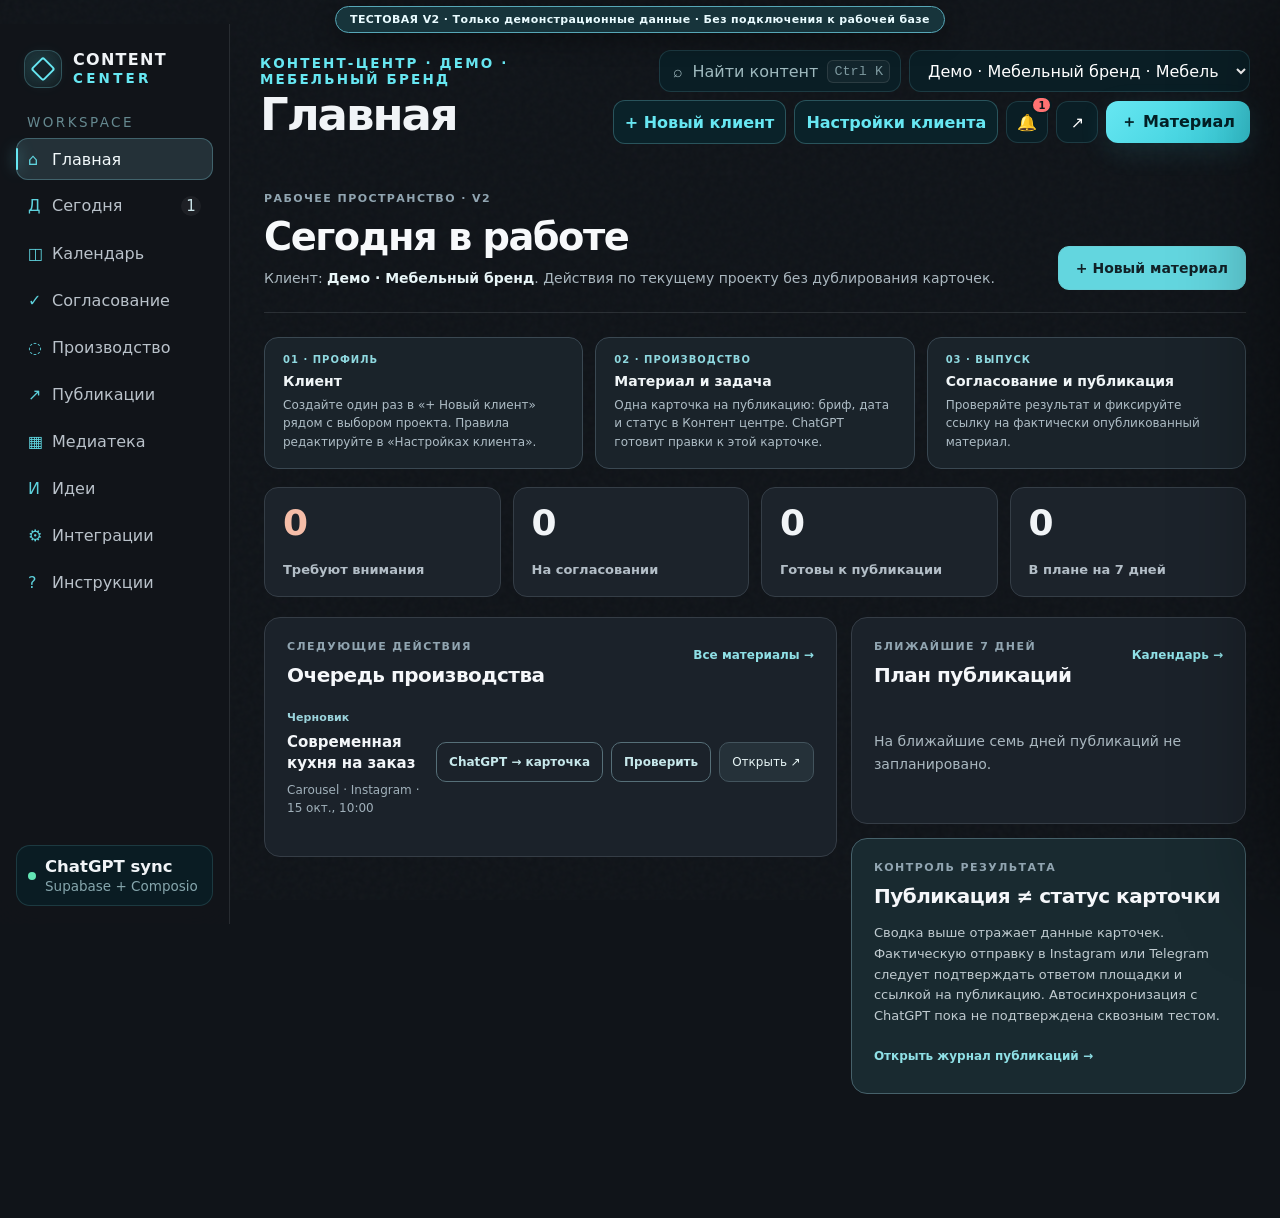
<file: review/index.html>
<!doctype html>
<html lang="ru">
<head>
<meta charset="utf-8" />
<meta name="viewport" content="width=device-width,initial-scale=1,viewport-fit=cover" />
<meta name="theme-color" content="#06171b" />
<meta name="mobile-web-app-capable" content="yes" />
<meta name="apple-mobile-web-app-capable" content="yes" />
<meta name="apple-mobile-web-app-status-bar-style" content="black-translucent" />
<meta name="apple-mobile-web-app-title" content="Content Center" />
<link rel="icon" href="icon.svg" type="image/svg+xml" />
<link rel="apple-touch-icon" sizes="180x180" href="icon-180.png" />
<title>Content Center V2 — тестовый предпросмотр</title>
<script src="force-v2.js?v=20261013-default-v2"></script>
<script src="mock-supabase.js"></script>
<link rel="stylesheet" href="app.css?v=20260919-management6">
<link rel="stylesheet" href="enhancements-v6.css?v=20260919-v6b">
<link rel="stylesheet" href="workflow-v7.css?v=20260919-v7b">
<link rel="stylesheet" href="ideas-v8.css?v=20260919-ideas1">
<link rel="stylesheet" href="clients-v9.css?v=20260919-owner1">
<link rel="stylesheet" href="v2/workspace.css?v=20261013-v2e">
<meta http-equiv="Content-Security-Policy" content="default-src 'self' data: blob:; script-src 'self' 'unsafe-inline'; style-src 'self' 'unsafe-inline'; img-src 'self' data: blob:; media-src 'self' data: blob:; connect-src 'self'; font-src 'self' data:; frame-src 'none'; worker-src 'none';">
<style>#ccv2-review-notice{position:fixed;z-index:900;top:6px;left:50%;transform:translateX(-50%);color:#e9fbff;background:rgba(18,52,62,.94);border:1px solid #57a7b7;border-radius:40px;padding:6px 14px;font-size:11px;font-weight:750;letter-spacing:.035em;max-width:96vw;text-align:center;pointer-events:none;box-shadow:0 8px 24px #0005}body{padding-top:24px}html.cc-v2 #ccv2-review-notice{background:rgba(24,55,61,.96)}@media(max-width:520px){#ccv2-review-notice{font-size:9px;top:2px;padding:5px 8px}}</style>
</head>
<body>
<div id="ccv2-review-notice" role="note">ТЕСТОВАЯ V2 · Только демонстрационные данные · Без подключения к рабочей базе</div>
<div class="noise"></div>
<div class="toast" id="toast"></div>

<div class="auth on" id="authLayer">
  <div class="auth-orb orb-a"></div><div class="auth-orb orb-b"></div>
  <div class="dialog auth-dialog">
    <div class="ey">CONTENT CENTER / OWNER ACCESS</div>
    <h2>Вход по коду владельца</h2>
    <p>Введите код владельца. Пароли и email-вход не используются: после проверки кода создаётся защищённая сессия.</p>
    <div class="form">
      <input class="input input-xl owner-code-input" id="setupCode" type="text" inputmode="text" autocomplete="off" autocapitalize="none" spellcheck="false" placeholder="Код владельца">
      <button class="primary primary-xl" id="claimBtn">Войти в кабинет</button>
    </div>
    <div class="security-note">Используется только код владельца. Защита от перебора включена: после серии неверных попыток вход временно блокируется.</div>
  </div>
</div>

<div class="app">
  <aside class="side">
    <div class="brand"><div class="mark"></div><div><span>CONTENT</span><small>CENTER</small></div></div>
    <div class="workspace-label">WORKSPACE</div>
    <div class="menu" id="menu"></div>
    <div class="side-footer">
      <div class="sync"><span class="sync-pulse"></span><div><b>ChatGPT sync</b><small>Supabase + Composio</small></div></div>
    </div>
  </aside>

  <main>
    <div class="top">
      <div class="top-title">
        <div class="ey" id="crumb">Контент‑центр</div>
        <h1 id="title">Главная</h1>
      </div>
      <div class="actions">
        <button class="search-trigger" id="globalSearchBtn"><span>⌕</span><span class="search-label">Найти контент</span><kbd>Ctrl K</kbd></button>
        <select class="select" id="client"></select>
        <button class="icon-btn" id="logoutBtn" title="Выйти">↗</button>
        <button class="primary" id="addBtn">＋ Материал</button>
      </div>
    </div>

    <section class="view on" id="dashboard"></section>
    <section class="view" id="today"></section>
    <section class="view" id="calendar"></section>
    <section class="view" id="approvals"></section>
    <section class="view" id="production"></section>
    <section class="view" id="publishing"></section>
    <section class="view" id="library"></section>
    <section class="view" id="integrations"></section>
    <section class="view" id="instructions"></section>
  </main>
</div>

<div class="modal" id="contentModal">
  <div class="dialog">
    <div class="dialog-head"><button class="mobile-back" type="button" onclick="closeAdd()" aria-label="Назад">‹ <span>Назад</span></button><div><div class="ey">NEW CONTENT</div><h2>Новый материал</h2></div><button class="xbtn" id="cancelAdd">×</button></div>
    <p>Запись создаётся только внутри выбранного клиента.</p>
    <div class="form">
      <label>Заголовок<input class="input" id="fTitle" placeholder="Например: 5 причин выбрать отель"></label>
      <div class="cols">
        <label>Формат<select class="input" id="fFormat"><option>Reels</option><option>Stories</option><option>Carousel</option><option>Post</option></select></label>
        <label>Канал<select class="input" id="fChannel"><option>Instagram</option><option>Telegram</option></select></label>
      </div>
      <div class="cols">
        <label>Статус<select class="input" id="fStatus"><option value="draft">Черновик</option><option value="production">В работе</option><option value="review">Согласование</option><option value="approved">Одобрено</option></select></label>
        <label>Дата публикации<input class="input" id="fDate" type="datetime-local"></label>
      </div>
      <div class="cols">
        <label>Ответственный<input class="input" id="fAssignee" placeholder="Например: Наташа"></label>
        <label>Дедлайн подготовки<input class="input" id="fDue" type="datetime-local"></label>
      </div>
      <label>Текст<textarea class="textarea" id="fCaption" placeholder="Текст публикации"></textarea></label>
      <label>Фото или видео
        <div class="upload-zone" id="photoDrop">
          <input id="fPhotos" type="file" accept="image/jpeg,image/png,image/webp,image/gif,video/mp4,video/quicktime,video/webm" multiple hidden>
          <div class="upload-icon">＋</div>
          <div><b>Добавить фото или видео</b><span>Нажмите или перетащите файлы · фото до 15 МБ, видео до 50 МБ · до 10 файлов</span></div>
        </div>
        <div class="photo-preview-grid" id="photoPreview"></div>
      </label>
      <label>Ссылка на готовое медиа <span class="optional">необязательно</span><textarea class="textarea compact" id="fMedia" placeholder="Если файл уже где-то размещён — по одному HTTPS URL на строку"></textarea></label>
    </div>
    <div class="autosave-state" id="newDraftState">Черновик автоматически сохраняется на этом устройстве.</div><div class="dialog-actions"><button class="ghost" id="cancelAdd2">Отмена и удалить черновик</button><button class="primary" id="saveAdd">Сохранить</button></div>
  </div>
</div>


<div class="modal" id="mediaModal">
  <div class="dialog media-dialog">
    <div class="dialog-head"><button class="mobile-back" type="button" onclick="closeMediaModal()" aria-label="Назад">‹ <span>Назад</span></button><div><div class="ey">MEDIA LIBRARY</div><h2>Добавить в медиатеку</h2></div><button class="xbtn" id="mediaClose">×</button></div>
    <p>Фото, видео и ссылки сохраняются только внутри выбранного клиента.</p>
    <div class="form">
      <label>Название <span class="optional">необязательно</span><input class="input" id="assetName" placeholder="Например: Отель Salinda — пляж"></label>
      <label>Фото или видео
        <div class="upload-zone media-upload-zone" id="assetDrop">
          <input id="assetFiles" type="file" accept="image/jpeg,image/png,image/webp,image/gif,video/mp4,video/quicktime,video/webm" multiple hidden>
          <div class="upload-icon">＋</div>
          <div><b>Загрузить файлы</b><span>Перетащите сюда или нажмите · фото и видео · до 50 МБ на файл</span></div>
        </div>
        <div class="media-upload-preview" id="assetPreview"></div>
      </label>
      <div class="media-or"><span>или</span></div>
      <label>Внешняя ссылка
        <input class="input" id="assetUrl" type="url" placeholder="https://...">
        <span class="field-help">Подойдёт ссылка на сайт, Google Drive, облако, референс или готовое медиа.</span>
      </label>
    </div>
    <div class="dialog-actions"><button class="ghost" id="mediaCancel">Отмена</button><button class="primary" id="mediaSave">Добавить</button></div>
  </div>
</div>

<div class="drawer-backdrop" id="drawerBackdrop"></div>
<aside class="drawer" id="contentDrawer">
  <div class="drawer-head">
    <button class="mobile-back" type="button" onclick="closeDrawer()" aria-label="Назад">‹ <span>Назад</span></button>
    <div><div class="ey">CONTENT DETAILS</div><h2 id="dHeading">Материал</h2></div>
    <button class="xbtn" id="drawerClose">×</button>
  </div>
  <div id="drawerBody"></div>
</aside>

<div class="palette" id="palette">
  <div class="palette-box">
    <div class="palette-search"><button class="mobile-back" type="button" onclick="closePalette()" aria-label="Назад">‹ <span>Назад</span></button><span class="palette-icon">⌕</span><input id="paletteInput" placeholder="Найти материал, формат или канал…"><kbd>ESC</kbd></div>
    <div class="palette-results" id="paletteResults"></div>
  </div>
</div>

<script src="app.js?v=20260922-authfix1"></script>
<script src="enhancements-v6.js?v=20260919-v6b"></script>
<script src="workflow-v7.js?v=20260919-v7b"></script>
<script src="ideas-v8.js?v=20260919-ideas1"></script>
<script src="clients-v9.js?v=20261013-v2first1"></script>
<script src="v2/workspace-model.js?v=20260923-v2a"></script>
<script src="v2/preflight.js?v=20260923-v2b"></script>
<script src="v2/workspace.js?v=20261013-v2d"></script>
<script src="v2/handoff-contract.js?v=20261013-v2f"></script>
<script src="v2/handoff-ui.js?v=20261013-v2f"></script>
<script src="v2/content-dedup.js?v=20261013-v2d"></script>
<script src="v2/content-dedup-ui.js?v=20261013-v2g"></script>
<script src="v2/client-wizard-model.js?v=20261013-v2e"></script>
<script src="v2/client-wizard-ui.js?v=20261013-v2e"></script>
</body></html>
</file>
<file: review/app.css>
:root{
  --bg:#051418;--bg2:#071b20;--panel:#0a2229;--panel2:#0d2931;--panel3:#102f38;
  --line:rgba(123,210,221,.16);--line2:rgba(123,210,221,.28);--cyan:#67e7f2;--cyan2:#2fc5d2;
  --text:#f5fbfc;--muted:#86a6ad;--green:#63e5b5;--yellow:#ffd36b;--red:#ff8e8e;--violet:#b7a4ff;
  --shadow:0 24px 70px rgba(0,0,0,.28);--shadow2:0 12px 35px rgba(0,0,0,.18);
}
*{box-sizing:border-box}
html{background:var(--bg);scroll-behavior:smooth}
body{margin:0;min-height:100vh;color:var(--text);font:21px Inter,ui-sans-serif,system-ui,-apple-system,BlinkMacSystemFont,"Segoe UI",sans-serif;background:
radial-gradient(circle at 80% -10%,rgba(42,155,169,.18),transparent 34%),
radial-gradient(circle at 30% 120%,rgba(80,221,232,.08),transparent 38%),
linear-gradient(180deg,#06171b,#051317 70%);overflow-x:hidden}
button,input,select,textarea{font:inherit}
button{user-select:none}
.noise{position:fixed;inset:0;pointer-events:none;opacity:.035;z-index:0;background-image:url("data:image/svg+xml,%3Csvg viewBox='0 0 180 180' xmlns='http://www.w3.org/2000/svg'%3E%3Cfilter id='n'%3E%3CfeTurbulence type='fractalNoise' baseFrequency='.9' numOctaves='2' stitchTiles='stitch'/%3E%3C/filter%3E%3Crect width='100%25' height='100%25' filter='url(%23n)' opacity='.8'/%3E%3C/svg%3E")}
.app{position:relative;z-index:1;min-height:100vh;display:grid;grid-template-columns:244px minmax(0,1fr)}
.side{position:sticky;top:0;height:100vh;padding:22px 16px 18px;border-right:1px solid var(--line);background:linear-gradient(180deg,rgba(5,19,24,.9),rgba(5,17,21,.76));backdrop-filter:blur(22px)}
.brand{display:flex;align-items:center;gap:11px;padding:4px 8px 26px;font-weight:900;letter-spacing:.08em}
.brand>div:last-child{display:grid;line-height:1}.brand small{font-size:13.5px;color:var(--cyan);letter-spacing:.24em;margin-top:4px}
.mark{width:38px;height:38px;border:1px solid var(--line2);border-radius:13px;display:grid;place-items:center;background:linear-gradient(145deg,rgba(103,231,242,.1),rgba(103,231,242,.02));box-shadow:inset 0 0 28px rgba(103,231,242,.04)}
.mark:after{content:"";width:14px;height:14px;border:2px solid var(--cyan);transform:rotate(45deg);border-radius:3px;box-shadow:0 0 18px rgba(103,231,242,.28)}
.workspace-label{font-size:13.5px;letter-spacing:.18em;color:#668990;padding:0 11px 8px}
.menu{display:grid;gap:5px}
.nav{position:relative;width:100%;height:42px;border:0;border-radius:12px;background:transparent;color:#91adb3;text-align:left;padding:0 12px;cursor:pointer;transition:.22s ease}
.nav:hover{color:#fff;background:rgba(103,231,242,.055);transform:translateX(2px)}
.nav.on{color:#fff;background:linear-gradient(90deg,rgba(103,231,242,.11),rgba(103,231,242,.035));box-shadow:inset 0 0 0 1px var(--line)}
.nav.on:before{content:"";position:absolute;left:0;top:10px;bottom:10px;width:2px;background:var(--cyan);border-radius:4px;box-shadow:0 0 14px rgba(103,231,242,.75)}
.nav .ni{display:inline-block;width:24px;color:var(--cyan);opacity:.9}
.nav .count{float:right;min-width:20px;height:20px;display:grid;place-items:center;border-radius:99px;background:rgba(255,255,255,.055);font-size:15px;color:#cbe3e7}
.side-footer{position:absolute;left:16px;right:16px;bottom:18px}
.sync{display:flex;gap:9px;align-items:center;padding:11px;border:1px solid var(--line);border-radius:14px;background:rgba(9,32,39,.75)}
.sync b{font-size:16.5px}.sync small{display:block;color:var(--muted);font-size:13.5px;margin-top:2px}.sync-pulse{width:8px;height:8px;border-radius:50%;background:var(--green);box-shadow:0 0 0 0 rgba(99,229,181,.6);animation:pulse 2s infinite}
@keyframes pulse{70%{box-shadow:0 0 0 8px rgba(99,229,181,0)}100%{box-shadow:0 0 0 0 rgba(99,229,181,0)}}

main{padding:26px 30px 60px;min-width:0}
.top{display:flex;justify-content:space-between;align-items:center;gap:18px;margin-bottom:24px}
.ey{font-size:13.5px;color:var(--cyan);letter-spacing:.16em;text-transform:uppercase;font-weight:800}
h1{font-size:45px;line-height:1.05;margin:4px 0 0;letter-spacing:-.045em}
h2{letter-spacing:-.025em}
.actions{display:flex;align-items:center;gap:8px;flex-wrap:wrap;justify-content:flex-end}
.select,.ghost,.primary,.icon-btn,.search-trigger,.input,.textarea{border:1px solid var(--line);background:rgba(9,33,40,.8);color:#fff;border-radius:12px;outline:none;transition:.2s ease}
.select,.ghost,.primary,.icon-btn,.search-trigger{height:42px}
.select{min-width:205px;padding:0 14px}
.ghost,.primary,.icon-btn,.search-trigger{cursor:pointer}
.ghost{padding:0 14px}.ghost:hover,.icon-btn:hover{border-color:var(--line2);background:#0c2a32;transform:translateY(-1px)}
.primary{border:0;padding:0 15px;font-weight:850;color:#032026;background:linear-gradient(135deg,var(--cyan),#34cad7);box-shadow:0 8px 28px rgba(52,202,215,.13)}
.primary:hover{transform:translateY(-1px);box-shadow:0 12px 34px rgba(52,202,215,.22)}
.icon-btn{width:42px}
.search-trigger{display:flex;align-items:center;gap:9px;padding:0 10px 0 13px;color:#9eb9be;min-width:192px}
.search-trigger:hover{background:#0b2830;border-color:var(--line2)}
.search-trigger kbd,.palette-search kbd{margin-left:auto;border:1px solid rgba(255,255,255,.1);background:rgba(255,255,255,.04);color:#7e9aa0;border-radius:6px;padding:3px 6px;font-size:13.5px}
.view{display:none;animation:fadeUp .28s ease}.view.on{display:block}
@keyframes fadeUp{from{opacity:0;transform:translateY(6px)}to{opacity:1;transform:none}}

.card{position:relative;background:linear-gradient(145deg,rgba(13,41,49,.92),rgba(7,28,34,.92));border:1px solid var(--line);border-radius:18px;padding:17px;box-shadow:var(--shadow2);overflow:hidden}
.card.glow:after{content:"";position:absolute;width:140px;height:140px;right:-55px;top:-55px;background:radial-gradient(circle,rgba(103,231,242,.12),transparent 67%);pointer-events:none}
.hero-grid{display:grid;grid-template-columns:1.15fr .85fr;gap:14px;margin-bottom:14px}
.hero-main{min-height:206px;padding:21px}
.hero-top{display:flex;justify-content:space-between;gap:16px;align-items:flex-start}
.stage{font-size:39px;font-weight:900;letter-spacing:-.04em;margin-top:5px}
.sub{color:var(--muted);font-size:18px;line-height:1.55}
.badge{display:inline-flex;align-items:center;gap:6px;border:1px solid var(--line2);border-radius:999px;padding:6px 9px;color:var(--cyan);font-size:15px;background:rgba(103,231,242,.045)}
.bar{height:7px;background:#06191e;border-radius:99px;overflow:hidden;margin:20px 0 16px}.bar i{display:block;height:100%;border-radius:99px;background:linear-gradient(90deg,var(--cyan2),var(--cyan));box-shadow:0 0 24px rgba(103,231,242,.3);transition:width .6s cubic-bezier(.2,.8,.2,1)}
.metrics{display:grid;grid-template-columns:repeat(3,1fr);gap:10px}.metric{padding:13px;border:1px solid rgba(255,255,255,.055);border-radius:14px;background:rgba(3,16,20,.35)}.metric b{display:block;font-size:34.5px}.metric small{color:var(--muted);font-size:15px}
.focus-grid{display:grid;grid-template-columns:repeat(3,1fr);gap:10px;height:100%}
.focus-card{padding:14px;border:1px solid var(--line);border-radius:15px;background:linear-gradient(160deg,rgba(12,43,51,.86),rgba(8,29,35,.72));cursor:pointer;transition:.22s ease}
.focus-card:hover{transform:translateY(-3px);border-color:var(--line2);box-shadow:0 14px 36px rgba(0,0,0,.2)}
.focus-num{font-size:40.5px;font-weight:900;letter-spacing:-.05em}.focus-label{font-size:15px;color:var(--muted);margin-top:3px}.focus-icon{font-size:27px;color:var(--cyan);margin-bottom:15px}

.section{display:flex;justify-content:space-between;align-items:end;gap:12px;margin:22px 0 12px}.section h2{margin:0;font-size:28.5px}.section p{margin:4px 0 0;color:var(--muted);font-size:16.5px}
.toolbar{display:flex;gap:8px;flex-wrap:wrap}.chip{height:34px;border:1px solid var(--line);border-radius:999px;padding:0 11px;background:rgba(9,32,39,.75);color:#a7c0c5;cursor:pointer;font-size:15px;transition:.18s ease}.chip:hover,.chip.on{color:#fff;border-color:var(--line2);background:rgba(103,231,242,.08)}
.dashboard-grid{display:grid;grid-template-columns:1.2fr .8fr;gap:14px}.stack{display:grid;gap:14px}
.quick-grid{display:grid;grid-template-columns:repeat(2,1fr);gap:9px}.quick{padding:13px;border-radius:14px;border:1px solid var(--line);background:rgba(6,25,30,.55);cursor:pointer;text-align:left;color:#fff;transition:.2s ease}.quick:hover{transform:translateY(-2px);background:#0c2b33;border-color:var(--line2)}.quick strong{display:block;font-size:18px}.quick span{display:block;color:var(--muted);font-size:15px;margin-top:4px}

.content-list{display:grid;gap:8px}
.content-card{position:relative;border:1px solid var(--line);border-radius:15px;background:linear-gradient(145deg,rgba(10,34,41,.82),rgba(7,26,32,.74));overflow:hidden;transition:.22s ease}
.content-card:hover{border-color:var(--line2);transform:translateY(-1px);box-shadow:0 10px 28px rgba(0,0,0,.14)}
.content-card-head{display:grid;grid-template-columns:minmax(0,1fr) auto;gap:14px;align-items:center;padding:14px 15px;cursor:pointer}
.content-title{font-size:18px;font-weight:800;white-space:nowrap;overflow:hidden;text-overflow:ellipsis}
.content-meta{display:flex;gap:7px;align-items:center;flex-wrap:wrap;color:var(--muted);font-size:13.5px;margin-top:5px}
.meta-dot{width:3px;height:3px;border-radius:50%;background:#466870}
.content-card-actions{display:flex;gap:7px;align-items:center}
.content-expand{max-height:0;opacity:0;overflow:hidden;transition:max-height .38s cubic-bezier(.2,.8,.2,1),opacity .25s ease}
.content-card.open .content-expand{max-height:420px;opacity:1}
.content-expand-inner{padding:0 15px 15px;border-top:1px solid rgba(255,255,255,.05);margin-top:0}
.content-expand-inner p{color:#b8cdd1;font-size:16.5px;line-height:1.55;margin:12px 0}
.inline-actions{display:flex;gap:7px;flex-wrap:wrap}.mini-btn{height:30px;border:1px solid var(--line);border-radius:9px;padding:0 9px;background:#092129;color:#d9eaed;cursor:pointer;font-size:13.5px}.mini-btn:hover{border-color:var(--line2);background:#0c2c34}.mini-btn.accent{background:var(--cyan);color:#032126;border:0;font-weight:800}

.status{font-size:13.5px;padding:5px 7px;border-radius:999px;white-space:nowrap;border:1px solid transparent}
.status.approved,.status.published{color:var(--green);background:rgba(99,229,181,.09);border-color:rgba(99,229,181,.14)}
.status.production{color:var(--cyan);background:rgba(103,231,242,.08);border-color:rgba(103,231,242,.13)}
.status.draft{color:var(--yellow);background:rgba(255,211,107,.08);border-color:rgba(255,211,107,.12)}
.status.review{color:#ffb0b0;background:rgba(255,126,126,.08);border-color:rgba(255,126,126,.12)}
.status.scheduled{color:#c9baff;background:rgba(183,164,255,.08);border-color:rgba(183,164,255,.12)}
.status.failed{color:var(--red);background:rgba(255,100,100,.08);border-color:rgba(255,100,100,.13)}

.week{display:grid;grid-template-columns:repeat(7,1fr);gap:8px}
.day{min-height:154px;border:1px solid var(--line);border-radius:14px;background:rgba(7,27,33,.6);padding:10px;transition:.2s ease}.day.today{border-color:rgba(103,231,242,.38);background:rgba(11,39,47,.76)}.day-head{display:flex;justify-content:space-between;gap:5px;align-items:center;margin-bottom:9px}.day-name{font-size:13.5px;text-transform:uppercase;letter-spacing:.08em;color:#6f9299}.day-num{font-size:27px;font-weight:900}.day-badge{font-size:12px;color:var(--cyan)}.day-post{padding:8px;border-radius:10px;background:#0c2b33;border:1px solid rgba(255,255,255,.055);margin-bottom:6px;cursor:pointer;transition:.18s}.day-post:hover{transform:translateY(-1px);border-color:var(--line2)}.day-post b{display:block;font-size:13.5px;white-space:nowrap;overflow:hidden;text-overflow:ellipsis}.day-post small{display:block;color:var(--muted);font-size:12px;margin-top:4px}

.approval-grid{display:grid;grid-template-columns:1fr 310px;gap:14px}.approval-side{display:grid;gap:10px;align-content:start}.approval-summary{padding:16px}.approval-summary b{font-size:45px}.approval-summary span{display:block;color:var(--muted);font-size:15px;margin-top:4px}
.kanban{display:grid;grid-template-columns:repeat(4,minmax(220px,1fr));gap:10px;overflow:auto;padding-bottom:8px}.lane{min-height:420px;border:1px solid var(--line);border-radius:16px;background:rgba(6,25,30,.52);padding:10px}.lane-head{display:flex;justify-content:space-between;align-items:center;padding:3px 3px 10px}.lane h3{margin:0;font-size:13.5px;letter-spacing:.12em;text-transform:uppercase;color:#85a5ac}.lane-count{font-size:13.5px;color:#68898f}.task{border:1px solid rgba(255,255,255,.06);border-radius:12px;background:#0b2830;padding:11px;margin-bottom:8px;cursor:pointer;transition:.2s ease}.task:hover{transform:translateY(-2px);border-color:var(--line2);box-shadow:0 9px 25px rgba(0,0,0,.16)}.task b{font-size:15px;line-height:1.4;display:block}.task p{color:var(--muted);font-size:13.5px;margin:7px 0 0}

.library-grid{display:grid;grid-template-columns:repeat(auto-fill,minmax(180px,1fr));gap:10px}.asset{min-height:160px;border:1px solid var(--line);border-radius:15px;background:#0a232a;overflow:hidden;cursor:pointer;transition:.2s}.asset:hover{transform:translateY(-3px);border-color:var(--line2)}.asset-preview{height:105px;background:linear-gradient(135deg,#0e3038,#071d22);display:grid;place-items:center;color:var(--cyan);font-size:37.5px;overflow:hidden}.asset-preview img,.asset-preview video{width:100%;height:100%;object-fit:cover}.asset-meta{padding:10px}.asset-meta b{display:block;font-size:15px;white-space:nowrap;overflow:hidden;text-overflow:ellipsis}.asset-meta small{font-size:12px;color:var(--muted)}
.ints{display:grid;grid-template-columns:repeat(2,1fr);gap:12px}.int{display:flex;justify-content:space-between;align-items:center;gap:12px;background:#092129;border:1px solid var(--line);border-radius:15px;padding:15px}.logo{width:40px;height:40px;border:1px solid var(--line2);border-radius:12px;display:grid;place-items:center;color:var(--cyan);font-weight:900;background:rgba(103,231,242,.04)}.ok{color:var(--green);font-size:13.5px}.need{color:var(--yellow);font-size:13.5px}
.input,.textarea{width:100%;padding:11px 12px;background:#081f26}.input:focus,.textarea:focus{border-color:rgba(103,231,242,.45);box-shadow:0 0 0 3px rgba(103,231,242,.06)}.textarea{min-height:118px;resize:vertical}.textarea.compact{min-height:80px}.input-xl{height:50px}.primary-xl{height:50px}.form{display:grid;gap:11px}.form label{display:grid;gap:6px;color:#91adb3;font-size:15px}.cols{display:grid;grid-template-columns:1fr 1fr;gap:10px}

.modal,.auth,.palette{position:fixed;inset:0;z-index:30;display:none;place-items:center;padding:20px;background:rgba(2,10,13,.75);backdrop-filter:blur(15px)}.modal.on,.auth.on,.palette.on{display:grid}.dialog{width:min(660px,100%);max-height:90vh;overflow:auto;background:linear-gradient(145deg,#0b2830,#071e24);border:1px solid var(--line2);border-radius:22px;padding:20px;box-shadow:0 40px 120px rgba(0,0,0,.52);animation:pop .22s ease}.dialog p{color:var(--muted);font-size:16.5px;line-height:1.55}.dialog-head{display:flex;justify-content:space-between;gap:12px;align-items:flex-start}.dialog-head h2{margin:4px 0 0}.dialog-actions{display:flex;justify-content:flex-end;gap:8px;margin-top:14px}.xbtn{width:36px;height:36px;border:1px solid var(--line);border-radius:10px;background:#092129;color:#fff;font-size:30px;cursor:pointer}.xbtn:hover{border-color:var(--line2);background:#0c2c34}.security-note{margin-top:12px;padding:11px;border:1px solid rgba(255,211,107,.2);border-radius:12px;background:rgba(77,57,14,.34);color:#ffe3a0;font-size:15px}
@keyframes pop{from{opacity:0;transform:scale(.97) translateY(8px)}to{opacity:1;transform:none}}
.auth{z-index:50}.auth-dialog{position:relative;z-index:2}.auth-orb{position:absolute;border-radius:50%;filter:blur(50px);opacity:.18}.orb-a{width:360px;height:360px;background:#33d8e4;left:18%;top:10%;animation:float 8s ease-in-out infinite}.orb-b{width:300px;height:300px;background:#2e7180;right:15%;bottom:6%;animation:float 10s ease-in-out infinite reverse}@keyframes float{50%{transform:translate(25px,18px) scale(1.08)}}

.drawer-backdrop{position:fixed;inset:0;background:rgba(2,9,12,.55);backdrop-filter:blur(6px);z-index:39;opacity:0;pointer-events:none;transition:.25s}.drawer-backdrop.on{opacity:1;pointer-events:auto}.drawer{position:fixed;right:0;top:0;bottom:0;width:min(570px,96vw);z-index:40;background:linear-gradient(180deg,#0a252c,#06191e);border-left:1px solid var(--line2);box-shadow:-30px 0 80px rgba(0,0,0,.36);transform:translateX(102%);transition:transform .34s cubic-bezier(.2,.8,.2,1);overflow:auto}.drawer.on{transform:none}.drawer-head{position:sticky;top:0;z-index:2;display:flex;justify-content:space-between;align-items:flex-start;padding:19px;border-bottom:1px solid var(--line);background:rgba(8,31,37,.9);backdrop-filter:blur(18px)}.drawer-head h2{margin:4px 0 0;font-size:31.5px}.drawer-body{padding:18px}.detail-meta{display:flex;gap:7px;flex-wrap:wrap;margin-bottom:15px}.detail-block{border:1px solid var(--line);border-radius:14px;padding:13px;margin-bottom:10px;background:rgba(5,20,24,.38)}.detail-block .label{font-size:12px;letter-spacing:.12em;text-transform:uppercase;color:#688c93;margin-bottom:7px}.detail-actions{display:flex;gap:8px;flex-wrap:wrap;margin-top:14px}.media-list{display:grid;gap:7px}.media-url{display:flex;justify-content:space-between;gap:8px;padding:8px 9px;border:1px solid rgba(255,255,255,.055);border-radius:10px;background:#071b21;font-size:13.5px;color:#9eb9be;word-break:break-all}

.palette{z-index:60;align-items:start;padding-top:10vh}.palette-box{width:min(720px,94vw);border:1px solid var(--line2);background:#081f26;border-radius:19px;box-shadow:0 35px 120px rgba(0,0,0,.6);overflow:hidden;animation:pop .18s ease}.palette-search{display:flex;align-items:center;gap:10px;padding:12px 14px;border-bottom:1px solid var(--line)}.palette-search input{flex:1;border:0;outline:0;background:transparent;color:#fff;font-size:21px}.palette-results{max-height:55vh;overflow:auto;padding:8px}.palette-item{display:grid;grid-template-columns:minmax(0,1fr) auto;gap:12px;align-items:center;padding:11px;border-radius:11px;cursor:pointer}.palette-item:hover{background:rgba(103,231,242,.06)}.palette-item b{display:block;font-size:16.5px}.palette-item small{color:var(--muted);font-size:13.5px}.empty{color:var(--muted);padding:26px;text-align:center;font-size:16.5px}.toast{position:fixed;right:18px;top:18px;z-index:80;display:none;max-width:420px;padding:12px 14px;border:1px solid var(--line2);border-radius:13px;background:#0a252c;color:#eaf7f9;box-shadow:var(--shadow);font-size:16.5px}.toast.on{display:block;animation:toastIn .25s ease}.toast.err{border-color:rgba(255,100,100,.35)}@keyframes toastIn{from{opacity:0;transform:translateY(-7px)}to{opacity:1;transform:none}}

@media(max-width:1080px){.hero-grid,.dashboard-grid,.approval-grid{grid-template-columns:1fr}.focus-grid{grid-template-columns:repeat(3,1fr)}.week{grid-template-columns:repeat(4,1fr)}}
@media(max-width:900px){.app{grid-template-columns:78px 1fr}.side{padding:16px 9px}.brand>div:last-child,.workspace-label,.nav span:not(.ni),.nav .count,.sync div{display:none}.brand{justify-content:center}.nav{text-align:center;padding:0}.nav .ni{width:auto}.side-footer{left:10px;right:10px}.sync{justify-content:center}.search-label,.search-trigger kbd{display:none}.search-trigger{min-width:42px;width:42px;padding:0;justify-content:center}.kanban{grid-template-columns:repeat(4,240px)}}
@media(max-width:650px){.app{display:block}.side{position:fixed;z-index:20;bottom:0;top:auto;left:0;right:0;height:68px;border-right:0;border-top:1px solid var(--line);padding:7px;background:rgba(4,17,21,.92);backdrop-filter:blur(20px)}.brand,.side-footer,.workspace-label{display:none}.menu{display:flex;overflow:auto;gap:4px}.nav{min-width:60px;height:52px}.nav .ni{font-size:22.5px}.nav.on:before{left:12px;right:12px;bottom:0;top:auto;width:auto;height:2px}.nav:nth-child(n+6){display:none}main{padding:16px 13px 84px}.top{display:block}.actions{display:grid;grid-template-columns:auto 1fr auto auto;margin-top:13px}.select{min-width:0;width:100%}.top-title h1{font-size:37.5px}.hero-grid,.dashboard-grid,.approval-grid,.ints{grid-template-columns:1fr}.focus-grid{grid-template-columns:repeat(3,1fr)}.focus-card{padding:11px}.focus-num{font-size:33px}.week{display:flex;overflow:auto}.day{min-width:155px}.cols{grid-template-columns:1fr}.drawer{width:100vw}.content-card-head{grid-template-columns:minmax(0,1fr);gap:10px}.content-card-actions{justify-content:space-between}.metrics{grid-template-columns:repeat(3,1fr)}}


/* FINAL WORKFLOW */
.brand-context{display:grid;gap:8px}.brand-rule{padding:11px 12px;border:1px solid var(--line);border-radius:12px;background:rgba(5,20,24,.35)}.brand-rule-label{font-size:12px;text-transform:uppercase;letter-spacing:.12em;color:#6f939a;margin-bottom:5px}.brand-rule b{font-size:16.5px;line-height:1.4}.brand-rule p{margin:5px 0 0;color:var(--muted);font-size:13.5px;line-height:1.45}
.work-blocks{display:grid;grid-template-columns:repeat(3,1fr);gap:12px;margin-bottom:18px}.work-block{display:flex;gap:13px;align-items:center;min-height:104px}.work-block.attention{border-color:rgba(255,142,142,.25)}.work-icon{width:40px;height:40px;border-radius:12px;display:grid;place-items:center;background:rgba(103,231,242,.065);border:1px solid var(--line);color:var(--cyan);font-size:25.5px}.work-block>div:last-child{min-width:0}.work-block span{display:block;color:#87a8af;font-size:13.5px;text-transform:uppercase;letter-spacing:.08em}.work-block b{display:block;font-size:34.5px;margin:3px 0}.work-block small{display:block;color:var(--muted);font-size:13.5px;line-height:1.45}
.channel-dot{display:inline-block;width:8px;height:8px;border-radius:50%;flex:0 0 auto}.channel-dot.instagram{background:#ff5f9e;box-shadow:0 0 10px rgba(255,95,158,.35)}.channel-dot.telegram{background:#43a9ff;box-shadow:0 0 10px rgba(67,169,255,.35)}
.calendar-head{display:flex;justify-content:space-between;gap:12px;align-items:end;margin-bottom:11px}.calendar-head h2{font-size:34.5px;margin:4px 0 0;text-transform:capitalize}.calendar-controls{display:flex;gap:7px}.calendar-legend{display:flex;align-items:center;gap:7px;flex-wrap:wrap;margin-bottom:11px}.legend-filter{height:32px;display:inline-flex;align-items:center;gap:7px;border:1px solid var(--line);border-radius:999px;background:#071d23;color:#91aeb4;padding:0 10px;font-size:13.5px;cursor:pointer}.legend-filter.on,.legend-filter:hover{color:#fff;border-color:var(--line2);background:#0b2b33}.legend-both{display:flex}.legend-both .channel-dot+.channel-dot{margin-left:-2px}.legend-note{color:#678991;font-size:13.5px;margin-left:auto}
.month-calendar{display:grid;grid-template-columns:repeat(7,minmax(105px,1fr));gap:6px;overflow:auto;margin-bottom:12px}.month-weekday{font-size:12px;color:#65868d;text-transform:uppercase;letter-spacing:.12em;padding:3px 7px}.month-day{min-height:126px;border:1px solid var(--line);border-radius:13px;background:rgba(6,26,31,.58);padding:8px;cursor:pointer;transition:.18s}.month-day:hover{border-color:var(--line2);background:#09242b}.month-day.outside{opacity:.38}.month-day.today{box-shadow:inset 0 0 0 1px rgba(103,231,242,.32)}.month-day.selected{border-color:rgba(103,231,242,.6);background:rgba(11,45,53,.78)}.month-day-head{display:flex;align-items:center;gap:6px;margin-bottom:7px}.month-day-head b{font-size:19.5px}.month-day-head span{font-size:10.5px;color:var(--cyan);text-transform:uppercase}.month-day-head button{margin-left:auto;width:22px;height:22px;border:0;border-radius:7px;background:transparent;color:#688b92;cursor:pointer}.month-day-head button:hover{background:rgba(103,231,242,.08);color:#fff}.month-posts{display:grid;gap:4px}.month-post{width:100%;display:flex;align-items:center;gap:6px;border:1px solid rgba(255,255,255,.045);border-radius:8px;background:rgba(10,39,46,.65);padding:6px;color:#dcebee;cursor:pointer;text-align:left}.month-post:hover{border-color:var(--line2);background:#0d3038}.month-post span{white-space:nowrap;overflow:hidden;text-overflow:ellipsis;font-size:12px}.month-posts>small{color:#66878e;font-size:12px;padding-left:4px}
.selected-day-panel{margin-bottom:18px}.selected-day-head{display:flex;justify-content:space-between;gap:10px;align-items:center;margin-bottom:8px}.selected-day-head h3{margin:3px 0 0;text-transform:capitalize}.selected-day-list{display:grid;gap:5px}.selected-day-item{display:flex;align-items:center;gap:9px;padding:9px;border:1px solid rgba(255,255,255,.045);border-radius:10px;background:rgba(4,18,22,.35);cursor:pointer}.selected-day-item:hover{border-color:var(--line2)}.selected-day-item b{display:block;font-size:15px}.selected-day-item small{display:block;color:var(--muted);font-size:12px;margin-top:3px}.compact-empty{padding:12px}
.upload-zone{min-height:88px;border:1px dashed rgba(103,231,242,.3);border-radius:14px;background:rgba(103,231,242,.025);display:flex;align-items:center;gap:12px;padding:14px;cursor:pointer;transition:.18s}.upload-zone:hover,.upload-zone.drag{border-color:rgba(103,231,242,.72);background:rgba(103,231,242,.065)}.upload-icon{width:38px;height:38px;display:grid;place-items:center;border:1px solid var(--line2);border-radius:11px;color:var(--cyan);font-size:30px}.upload-zone b{display:block;color:#edf8fa;font-size:16.5px}.upload-zone span{display:block;color:var(--muted);font-size:13.5px;margin-top:4px;line-height:1.4}.photo-preview-grid{display:grid;grid-template-columns:repeat(5,1fr);gap:7px;margin-top:8px}.photo-preview{position:relative;aspect-ratio:1;border-radius:10px;overflow:hidden;border:1px solid var(--line);background:#06191e}.photo-preview img{width:100%;height:100%;object-fit:cover}.photo-preview button{position:absolute;right:4px;top:4px;width:22px;height:22px;border:0;border-radius:7px;background:rgba(2,10,13,.76);color:#fff;cursor:pointer}.photo-preview span{position:absolute;left:4px;right:4px;bottom:4px;padding:3px 5px;background:rgba(2,10,13,.7);border-radius:5px;color:#c9dce0;font-size:10.5px;white-space:nowrap;overflow:hidden;text-overflow:ellipsis}.optional{font-size:12px;color:#688b92;font-weight:400;margin-left:5px}
@media(max-width:900px){.work-blocks{grid-template-columns:1fr}.month-calendar{min-width:780px}.calendar-legend{overflow:auto;flex-wrap:none}.legend-note{display:none}}
@media(max-width:650px){.calendar-head{align-items:flex-start}.calendar-head h2{font-size:30px}.calendar-controls .chip{padding:0 8px}.photo-preview-grid{grid-template-columns:repeat(3,1fr);}.selected-day-head{align-items:flex-start}.selected-day-head .primary{height:36px;padding:0 10px}}


/* CALENDAR â CALM FINAL */
.calendar-head{margin-bottom:14px;align-items:center}
.calendar-head h2{font-size:33px;font-weight:800;letter-spacing:-.025em}
.calendar-controls .chip{background:transparent;border-color:rgba(123,210,221,.12)}
.calendar-controls .chip:hover{background:rgba(103,231,242,.045)}
.calendar-legend{padding:0 1px 10px;margin-bottom:0;border-bottom:0}
.legend-filter{background:transparent;border-color:transparent;color:#799ba2;height:30px;padding:0 9px}
.legend-filter:hover,.legend-filter.on{background:rgba(255,255,255,.035);border-color:rgba(123,210,221,.1);color:#e7f3f5}
.legend-note{opacity:.65}

.month-calendar{
  gap:0;
  border:1px solid rgba(123,210,221,.11);
  border-radius:17px;
  overflow:auto;
  background:rgba(4,18,22,.24);
  margin-bottom:14px;
}
.month-weekday{
  padding:9px 10px 8px;
  background:rgba(255,255,255,.018);
  border-bottom:1px solid rgba(123,210,221,.08);
  color:#668990;
}
.month-day{
  min-height:116px;
  border:0;
  border-right:1px solid rgba(123,210,221,.065);
  border-bottom:1px solid rgba(123,210,221,.065);
  border-radius:0;
  background:transparent;
  padding:9px 10px;
  transition:background .16s ease;
}
.month-day:hover{background:rgba(255,255,255,.022);border-color:rgba(123,210,221,.065)}
.month-day.outside{opacity:.24}
.month-day.today{box-shadow:none;background:rgba(103,231,242,.025)}
.month-day.selected{border-color:rgba(123,210,221,.065);background:rgba(103,231,242,.055);box-shadow:inset 0 0 0 1px rgba(103,231,242,.13)}
.month-day-head{margin-bottom:8px}
.month-day-head b{font-size:18px;color:#dbeaec;font-weight:750}
.month-day-head span{font-size:9.75px;letter-spacing:.08em;opacity:.75}
.month-day-head button{opacity:0;transition:.15s;background:transparent}
.month-day:hover .month-day-head button,.month-day.selected .month-day-head button{opacity:1}
.month-posts{gap:2px}
.month-post{
  border:0;
  border-radius:0;
  background:transparent;
  padding:4px 1px;
  gap:6px;
  color:#bcd0d4;
  opacity:.9;
}
.month-post:hover{background:transparent;border-color:transparent;color:#fff}
.month-post span{font-size:12px}
.month-post .channel-dot{width:6px;height:6px}
.month-posts>small{font-size:11.25px;color:#607f86;padding:3px 0 0 14px}

.selected-day-panel.card{
  background:rgba(7,28,34,.45);
  box-shadow:none;
  border-color:rgba(123,210,221,.09);
  padding:14px 16px;
}
.selected-day-head{margin-bottom:5px}
.selected-day-head h3{font-size:22.5px;font-weight:750}
.selected-day-item{
  border:0;
  border-top:1px solid rgba(255,255,255,.035);
  border-radius:0;
  background:transparent;
  padding:9px 2px;
}
.selected-day-item:first-child{border-top:0}
.selected-day-item:hover{border-color:rgba(255,255,255,.035);background:rgba(255,255,255,.018)}
.selected-day-item .channel-dot{width:7px;height:7px}

/* 14-DAY MINI CALENDAR */
.mini-cal-card{
  margin:0 0 18px;
  padding:16px 17px 14px;
  border:1px solid rgba(123,210,221,.1);
  border-radius:18px;
  background:linear-gradient(145deg,rgba(10,37,44,.54),rgba(5,22,27,.42));
  box-shadow:none;
}
.mini-cal-head{display:flex;justify-content:space-between;align-items:flex-end;gap:16px;margin-bottom:12px}
.mini-cal-head h2{margin:3px 0 0;font-size:25.5px;letter-spacing:-.02em}
.mini-cal-head p{margin:4px 0 0;color:#718f96;font-size:13.5px}
.mini-cal-legend{display:flex;align-items:center;gap:12px;color:#7e9da4;font-size:12.75px;white-space:nowrap}
.mini-cal-legend>span{display:flex;align-items:center;gap:5px}
.mini-cal-legend .channel-dot{width:6px;height:6px;box-shadow:none}
.mini-cal-legend .chip{height:29px;font-size:12.75px;background:transparent}
.mini-cal-grid{
  display:grid;
  grid-template-columns:repeat(14,minmax(48px,1fr));
  gap:2px;
  overflow:auto;
  padding-bottom:1px;
}
.mini-day{
  position:relative;
  min-width:48px;
  height:68px;
  display:flex;
  flex-direction:column;
  align-items:center;
  justify-content:center;
  gap:3px;
  border:0;
  border-radius:10px;
  background:transparent;
  color:#839fa5;
  cursor:pointer;
  transition:background .16s ease,color .16s ease;
}
.mini-day:hover{background:rgba(255,255,255,.028);color:#e7f3f5}
.mini-day.today{background:rgba(103,231,242,.055);color:#edf9fa}
.mini-day.has-posts:not(.today){color:#b6cbd0}
.mini-weekday{font-size:10.5px;text-transform:uppercase;letter-spacing:.06em}
.mini-day b{font-size:22.5px;font-weight:750;line-height:1}
.mini-dots{height:8px;display:flex;align-items:center;justify-content:center;gap:2px}
.mini-dots .channel-dot{width:5px;height:5px;box-shadow:none}
.mini-day small{
  position:absolute;
  right:6px;
  top:6px;
  min-width:13px;
  font-size:10.5px;
  color:#607f86;
  line-height:1;
}
.mini-day.today small{color:#7fbfc6}

@media(max-width:1100px){
  .mini-cal-grid{grid-template-columns:repeat(14,58px)}
  .mini-cal-head{align-items:flex-start}
}
@media(max-width:700px){
  .mini-cal-card{padding:14px 12px}
  .mini-cal-head{display:block}
  .mini-cal-legend{margin-top:9px;overflow:auto;padding-bottom:2px}
  .mini-cal-grid{grid-template-columns:repeat(14,54px)}
  .month-day{min-height:104px;padding:8px}
}


/* MINI CALENDAR â COMPACT RESPONSIVE */
.mini-cal-card{
  width:min(720px,52%);
  min-width:620px;
  margin-right:auto;
}
.mini-cal-grid{
  grid-template-columns:repeat(14,minmax(38px,1fr));
}
.mini-day{
  min-width:38px;
  height:62px;
}
@media(max-width:1180px){
  .mini-cal-card{
    width:100%;
    min-width:0;
  }
  .mini-cal-grid{
    grid-template-columns:repeat(14,minmax(44px,1fr));
  }
}
@media(max-width:700px){
  .mini-cal-card{
    width:100%;
    min-width:0;
    padding:12px;
  }
  .mini-cal-head{
    display:block;
    margin-bottom:10px;
  }
  .mini-cal-legend{
    margin-top:8px;
    gap:8px;
    flex-wrap:wrap;
    overflow:visible;
    white-space:normal;
  }
  .mini-cal-grid{
    grid-template-columns:repeat(7,minmax(0,1fr));
    gap:3px;
    overflow:visible;
  }
  .mini-day{
    min-width:0;
    width:100%;
    height:58px;
    border-radius:9px;
  }
  .mini-weekday{font-size:9.75px}
  .mini-day b{font-size:21px}
  .mini-day small{right:5px;top:5px}
}


/* MEDIA LIBRARY WORKSPACE */
.media-library-head{align-items:center;margin-bottom:10px}.media-library-head h2{margin:3px 0 0}
.media-filter-bar{display:flex;gap:6px;flex-wrap:wrap;margin-bottom:13px}.media-filter-bar .chip{display:flex;gap:7px;align-items:center}.media-filter-bar .chip span{color:#668b92;font-size:12px}.media-filter-bar .chip.on span{color:var(--cyan)}
.media-asset{cursor:pointer}.media-asset .asset-preview{position:relative}.video-badge{position:absolute;left:9px;bottom:9px;width:28px;height:28px;display:grid;place-items:center;border-radius:50%;background:rgba(2,10,13,.7);color:#fff;font-size:15px;backdrop-filter:blur(5px)}
.link-preview{width:100%;height:100%;display:flex;flex-direction:column;align-items:center;justify-content:center;gap:7px;font-size:40.5px;color:var(--cyan);background:radial-gradient(circle at 50% 25%,rgba(103,231,242,.08),transparent 60%)}.link-preview small{font-size:12px;color:#789aa1;max-width:85%;white-space:nowrap;overflow:hidden;text-overflow:ellipsis}
.media-empty{grid-column:1/-1;min-height:180px;display:grid;place-items:center;align-content:center;gap:6px}.media-empty b{font-size:18px}.media-empty span{font-size:13.5px;color:var(--muted)}
.media-dialog{width:min(720px,100%)}.media-upload-zone{min-height:96px}
.media-upload-preview{display:grid;grid-template-columns:repeat(5,1fr);gap:7px;margin-top:8px}
.media-pick{position:relative;aspect-ratio:1;border-radius:10px;overflow:hidden;border:1px solid var(--line);background:#06191e}.media-pick img,.media-pick video{width:100%;height:100%;object-fit:cover}.media-pick button{position:absolute;right:4px;top:4px;width:22px;height:22px;border:0;border-radius:7px;background:rgba(2,10,13,.76);color:#fff;cursor:pointer}.media-pick span{position:absolute;left:4px;right:4px;bottom:18px;padding:3px 5px;background:rgba(2,10,13,.72);border-radius:5px;color:#d0e1e4;font-size:10.5px;white-space:nowrap;overflow:hidden;text-overflow:ellipsis}.media-pick small{position:absolute;left:6px;bottom:5px;color:#8ca7ad;font-size:9.75px;text-shadow:0 1px 2px #000}
.media-or{display:flex;align-items:center;gap:9px;color:#597b82;font-size:12px;text-transform:uppercase;letter-spacing:.11em}.media-or:before,.media-or:after{content:"";height:1px;background:rgba(255,255,255,.055);flex:1}.field-help{display:block;color:#668990;font-size:12px;margin-top:5px;line-height:1.4}
@media(max-width:650px){.media-library-head{align-items:flex-start}.media-library-head .primary{height:36px;padding:0 10px}.media-filter-bar{overflow:auto;flex-wrap:nowrap;padding-bottom:2px}.media-upload-preview{grid-template-columns:repeat(3,1fr)}}


/* IPHONE / MOBILE FINAL â optimized for large iPhone-class screens */
@media (max-width:520px){
  html,body{min-height:100%;width:100%;overflow-x:hidden;-webkit-text-size-adjust:100%;overscroll-behavior-y:none}
  body{padding:0;background-attachment:fixed}
  button,a,.nav,.content-card,.task,.asset,.month-day,.mini-day{-webkit-tap-highlight-color:transparent;touch-action:manipulation}

  /* App shell + safe areas */
  .app{display:block;min-height:100dvh}
  .side{
    position:fixed;z-index:25;left:0;right:0;bottom:0;top:auto;
    height:calc(68px + env(safe-area-inset-bottom));
    padding:6px 7px calc(6px + env(safe-area-inset-bottom));
    border-right:0;border-top:1px solid rgba(123,210,221,.12);
    background:rgba(4,17,21,.94);backdrop-filter:blur(24px);-webkit-backdrop-filter:blur(24px)
  }
  .brand,.side-footer,.workspace-label{display:none!important}
  .menu{
    display:flex;gap:3px;overflow-x:auto;overflow-y:hidden;
    scrollbar-width:none;-webkit-overflow-scrolling:touch;scroll-snap-type:x proximity;
    padding:0 2px
  }
  .menu::-webkit-scrollbar{display:none}
  .nav,.nav:nth-child(n+6){
    display:flex!important;position:relative;flex:0 0 64px;min-width:64px;height:54px;
    padding:5px 3px;border-radius:11px;flex-direction:column;align-items:center;justify-content:center;gap:2px;
    text-align:center;scroll-snap-align:center;transform:none!important
  }
  .nav .ni{display:block!important;width:auto;font-size:22.5px;line-height:1}
  .nav span:not(.ni):not(.count){display:block!important;font-size:10.5px;line-height:1.1;white-space:nowrap;color:inherit}
  .nav .count{
    display:grid!important;position:absolute;right:5px;top:3px;min-width:15px;width:auto;height:15px;
    padding:0 3px;font-size:10.5px
  }
  .nav.on:before{left:14px;right:14px;top:auto;bottom:1px;width:auto;height:2px}
  main{
    width:100%;min-width:0;
    padding:max(12px,env(safe-area-inset-top)) 12px calc(88px + env(safe-area-inset-bottom))
  }

  /* Header / client / actions */
  .top{display:grid;gap:10px;margin-bottom:14px}
  .top-title h1{font-size:37.5px;line-height:1.04;margin-top:3px}
  .top-title .ey{font-size:12px}
  .actions{
    display:grid;grid-template-columns:44px minmax(0,1fr) 44px;
    grid-template-areas:"client client client" "search add logout";
    gap:7px;width:100%;margin:0
  }
  .actions .select{grid-area:client;width:100%;min-width:0;height:44px}
  .actions .search-trigger{grid-area:search;min-width:44px;width:44px;height:44px;padding:0;justify-content:center}
  .actions .search-label,.actions .search-trigger kbd{display:none!important}
  .actions .primary{grid-area:add;width:100%;height:44px;padding:0 12px;font-size:18px}
  .actions .icon-btn{grid-area:logout;width:44px;height:44px}
  .select,.input,.textarea{font-size:24px}
  .ghost,.primary,.icon-btn,.search-trigger,.chip,.xbtn{min-height:44px}
  .chip{height:38px;min-height:38px;padding:0 10px}

  /* Global spacing and cards */
  .card{border-radius:15px;padding:14px;box-shadow:0 9px 26px rgba(0,0,0,.12)}
  .section{align-items:flex-start;margin:18px 0 10px;gap:9px}
  .section h2{font-size:25.5px}
  .section p{font-size:15px;line-height:1.45}
  .hero-grid,.dashboard-grid,.approval-grid,.ints{grid-template-columns:1fr!important;gap:10px}
  .hero-main{min-height:0;padding:16px}
  .hero-top{gap:10px}
  .stage{font-size:34.5px}
  .sub{font-size:16.5px}
  .metrics{grid-template-columns:repeat(3,minmax(0,1fr));gap:6px}
  .metric{padding:10px 8px;border-radius:11px}.metric b{font-size:30px}.metric small{font-size:12px}
  .focus-grid{grid-template-columns:repeat(3,minmax(0,1fr));gap:6px}
  .focus-card{padding:10px;border-radius:12px}.focus-icon{margin-bottom:9px}.focus-num{font-size:31.5px}.focus-label{font-size:12px}
  .quick-grid{grid-template-columns:1fr 1fr;gap:7px}.quick{padding:11px}.quick strong{font-size:15px}.quick span{font-size:12px}
  .work-blocks{grid-template-columns:1fr!important;gap:8px}.work-block{min-height:84px;padding:12px}.work-block b{font-size:30px}
  .brand-rule{padding:10px}.brand-rule b{font-size:15px}

  /* Content cards / approvals / publishing */
  .content-list{gap:7px}
  .content-card{border-radius:13px}
  .content-card-head{grid-template-columns:1fr;padding:12px;gap:9px}
  .content-title{white-space:normal;line-height:1.35;font-size:16.5px}
  .content-card-actions{justify-content:flex-start;flex-wrap:wrap;gap:6px}
  .content-meta{gap:5px;line-height:1.45}
  .content-expand-inner{padding:0 12px 12px}
  .inline-actions{gap:6px}
  .mini-btn{min-height:36px;height:36px}
  .approval-grid{gap:10px}
  .approval-side{grid-template-columns:1fr 1fr;gap:8px}
  .approval-summary{padding:12px}.approval-summary b{font-size:36px}

  /* Production: vertical lanes, no sideways board */
  .kanban{display:grid;grid-template-columns:1fr!important;gap:9px;overflow:visible;padding-bottom:0}
  .lane{min-height:0;border-radius:14px;padding:9px}
  .lane-head{padding:4px 3px 8px}
  .task{padding:11px;margin-bottom:7px}
  .task:last-child{margin-bottom:0}

  /* Media library */
  .media-library-head{align-items:flex-start;gap:8px}
  .media-library-head .primary{height:40px;min-height:40px;padding:0 11px;white-space:nowrap}
  .media-filter-bar{display:flex;overflow-x:auto;flex-wrap:nowrap;gap:5px;padding-bottom:3px;scrollbar-width:none}
  .media-filter-bar::-webkit-scrollbar{display:none}
  .media-filter-bar .chip{flex:0 0 auto}
  .library-grid{grid-template-columns:repeat(2,minmax(0,1fr));gap:8px}
  .asset{min-height:142px;border-radius:12px}
  .asset-preview{height:94px}.asset-meta{padding:8px}.asset-meta b{font-size:13.5px}
  .media-upload-preview,.photo-preview-grid{grid-template-columns:repeat(3,minmax(0,1fr));gap:6px}

  /* Integrations */
  .ints{gap:8px}
  .int{padding:12px;border-radius:13px;align-items:flex-start}
  .int>div:first-child{min-width:0}
  .int .rs{white-space:normal;overflow-wrap:anywhere}
  .cols{grid-template-columns:1fr!important;gap:8px}

  /* Full monthly calendar becomes a native 7-column mobile grid */
  .calendar-head{display:flex;align-items:flex-start;gap:8px;margin-bottom:9px}
  .calendar-head>div:first-child{min-width:0;flex:1}
  .calendar-head h2{font-size:27px;line-height:1.1}
  .calendar-controls{display:flex;gap:4px;flex:0 0 auto}
  .calendar-controls .chip{min-width:38px;width:auto;height:38px;min-height:38px;padding:0 8px;font-size:12px}
  .calendar-legend{
    display:flex;gap:4px;overflow-x:auto;flex-wrap:nowrap;margin:0 -2px 8px;padding:0 2px 5px;
    scrollbar-width:none;-webkit-overflow-scrolling:touch
  }
  .calendar-legend::-webkit-scrollbar{display:none}
  .legend-filter{flex:0 0 auto;height:34px;min-height:34px;padding:0 9px;font-size:12px}
  .legend-note{display:none!important}
  .month-calendar{
    width:100%;min-width:0!important;overflow:hidden!important;
    grid-template-columns:repeat(7,minmax(0,1fr));
    border-radius:13px
  }
  .month-weekday{padding:7px 0 6px;text-align:center;font-size:10.5px}
  .month-day{
    min-width:0!important;min-height:70px;padding:6px 4px;
    overflow:hidden
  }
  .month-day-head{margin-bottom:5px;gap:2px}
  .month-day-head b{font-size:15px}
  .month-day-head span{display:none}
  .month-day-head button{display:none!important}
  .month-posts{display:flex;align-items:center;align-content:flex-start;flex-wrap:wrap;gap:3px;min-height:10px}
  .month-post{
    width:auto!important;min-width:0;padding:0!important;border:0!important;background:transparent!important;
    pointer-events:auto
  }
  .month-post span{display:none!important}
  .month-post .channel-dot{width:6px;height:6px;box-shadow:none}
  .month-posts>small{font-size:9px;padding:0;margin-left:1px;line-height:1}
  .selected-day-panel.card{padding:12px;margin-bottom:14px}
  .selected-day-head{align-items:flex-start;gap:8px}
  .selected-day-head h3{font-size:21px;line-height:1.25}
  .selected-day-head .primary{height:38px;min-height:38px;padding:0 9px;font-size:13.5px;white-space:nowrap}
  .selected-day-item{padding:9px 0}
  .selected-day-item b{font-size:13.5px;line-height:1.35}.selected-day-item small{font-size:10.5px;line-height:1.4}

  /* 14-day dashboard calendar: exactly 7 x 2, no sideways scroll */
  .mini-cal-card{width:100%!important;min-width:0!important;padding:12px;margin-bottom:14px}
  .mini-cal-head{display:block;margin-bottom:9px}
  .mini-cal-head h2{font-size:22.5px}
  .mini-cal-legend{display:flex;gap:7px;flex-wrap:wrap;white-space:normal;margin-top:7px;overflow:visible}
  .mini-cal-legend .chip{height:34px;min-height:34px;font-size:12px}
  .mini-cal-grid{display:grid;grid-template-columns:repeat(7,minmax(0,1fr))!important;gap:2px;overflow:visible!important}
  .mini-day{width:100%;min-width:0!important;height:54px;border-radius:8px}
  .mini-weekday{font-size:9px}.mini-day b{font-size:19.5px}.mini-day small{font-size:9px;right:4px;top:4px}
  .mini-dots .channel-dot{width:4px;height:4px}

  /* Modals as iPhone bottom sheets */
  .modal{padding:0;align-items:end}
  .modal .dialog{
    width:100%;max-width:none;max-height:calc(100dvh - max(14px,env(safe-area-inset-top)));
    border-radius:20px 20px 0 0;border-left:0;border-right:0;border-bottom:0;
    padding:16px 14px calc(18px + env(safe-area-inset-bottom));
    animation:mobileSheet .22s ease
  }
  @keyframes mobileSheet{from{opacity:.6;transform:translateY(20px)}to{opacity:1;transform:none}}
  .dialog-head{position:sticky;top:-16px;z-index:3;padding:4px 0 10px;background:linear-gradient(180deg,#0b2830 80%,transparent)}
  .dialog-head h2{font-size:28.5px}
  .dialog-actions{
    position:sticky;bottom:calc(-18px - env(safe-area-inset-bottom));z-index:3;
    margin:13px -14px calc(-18px - env(safe-area-inset-bottom));
    padding:10px 14px calc(12px + env(safe-area-inset-bottom));
    background:rgba(7,30,36,.96);backdrop-filter:blur(18px)
  }
  .dialog-actions .ghost,.dialog-actions .primary{flex:1;height:46px}
  .upload-zone{min-height:78px;padding:11px}
  .media-upload-zone{min-height:82px}

  /* Drawer becomes full-screen editor */
  .drawer{
    width:100vw;max-width:none;top:0;bottom:0;border-left:0;
    padding-bottom:env(safe-area-inset-bottom)
  }
  .drawer-head{
    padding:max(14px,env(safe-area-inset-top)) 14px 12px
  }
  .drawer-head h2{font-size:28.5px}
  .drawer-body{padding:13px 12px calc(24px + env(safe-area-inset-bottom))}
  .detail-block{padding:11px;border-radius:12px}

  /* Search palette */
  .palette{padding:max(10px,env(safe-area-inset-top)) 10px 10px;align-items:start}
  .palette-box{width:100%;max-height:calc(100dvh - 20px - env(safe-area-inset-top));border-radius:16px}
  .palette-search{padding:10px}.palette-search input{font-size:24px}
  .palette-results{max-height:calc(100dvh - 100px - env(safe-area-inset-top))}

  /* Auth */
  .auth{padding:max(14px,env(safe-area-inset-top)) 12px calc(14px + env(safe-area-inset-bottom))}
  .auth .dialog{width:100%;max-height:calc(100dvh - 30px);padding:18px 15px}

  /* Misc iOS ergonomics */
  textarea{resize:none}
  .toast{
    left:12px;right:12px;top:max(12px,env(safe-area-inset-top));max-width:none
  }
}

@media (max-width:390px){
  main{padding-left:9px;padding-right:9px}
  .nav,.nav:nth-child(n+6){flex-basis:59px;min-width:59px}
  .library-grid{gap:6px}
  .metrics{gap:4px}
  .month-day{min-height:65px;padding:5px 3px}
  .month-weekday{font-size:9.75px}
  .mini-day{height:50px}
}


/* INSTRUCTIONS / HELP CENTER */
.guide-hero{display:flex;justify-content:space-between;align-items:flex-end;gap:20px;padding:20px;border:1px solid var(--line);border-radius:18px;background:linear-gradient(140deg,rgba(13,43,51,.82),rgba(6,25,30,.6));margin-bottom:12px;overflow:hidden;position:relative}.guide-hero:after{content:"?";position:absolute;right:28px;top:-34px;font-size:225px;font-weight:900;color:rgba(103,231,242,.025);pointer-events:none}.guide-hero h2{font-size:37.5px;margin:4px 0 5px;letter-spacing:-.04em}.guide-hero p{max-width:670px;margin:0;color:var(--muted);font-size:16.5px;line-height:1.55}.guide-hero-actions{display:flex;gap:7px;flex:0 0 auto}
.guide-quick{display:grid;grid-template-columns:1fr auto 1fr auto 1fr auto 1fr;align-items:center;gap:8px;padding:11px 14px;margin-bottom:14px;border:1px solid rgba(123,210,221,.08);border-radius:14px;background:rgba(5,21,26,.42)}.guide-quick>div{display:flex;align-items:center;gap:8px;min-width:0}.guide-quick>div b{width:24px;height:24px;display:grid;place-items:center;border-radius:8px;background:rgba(103,231,242,.07);color:var(--cyan);font-size:13.5px}.guide-quick span{font-size:13.5px;color:#a7bec3}.guide-quick>i{color:#466a72;font-style:normal}
.guide-grid{display:grid;grid-template-columns:1fr 1fr;gap:9px}.guide-item{border:1px solid var(--line);border-radius:15px;background:rgba(7,27,33,.7);overflow:hidden;transition:.18s}.guide-item[open]{border-color:rgba(123,210,221,.17);background:linear-gradient(145deg,rgba(10,37,44,.78),rgba(6,25,30,.66))}.guide-item summary{list-style:none;display:grid;grid-template-columns:36px minmax(0,1fr) 24px;align-items:center;gap:9px;padding:12px 13px;cursor:pointer}.guide-item summary::-webkit-details-marker{display:none}.guide-item summary b{display:block;font-size:16.5px}.guide-item summary small{display:block;color:var(--muted);font-size:12px;margin-top:3px}.guide-num{width:30px;height:30px;display:grid;place-items:center;border:1px solid var(--line);border-radius:9px;color:var(--cyan);font-size:12px}.guide-plus{font-size:25.5px;color:#63868d;transition:.2s}.guide-item[open] .guide-plus{transform:rotate(45deg);color:var(--cyan)}
.guide-body{display:grid;grid-template-columns:1.12fr .88fr;gap:12px;padding:0 13px 13px;border-top:1px solid rgba(255,255,255,.035)}.guide-copy{padding-top:11px}.guide-copy ol{margin:0;padding-left:17px;color:#b7cdd1;font-size:13.5px;line-height:1.65}.guide-copy p{margin:9px 0;color:#7f9da4;font-size:13.5px;line-height:1.5}.guide-copy p b{color:#dcecef}.guide-go{border:0;background:transparent;color:var(--cyan);padding:3px 0;font-size:13.5px;cursor:pointer}
.guide-photo,.guide-mock,.guide-calendar-mock,.guide-kanban,.guide-integrations{margin-top:11px;min-height:132px;border:1px solid rgba(123,210,221,.08);border-radius:12px;background:#071c22;overflow:hidden;position:relative}.guide-photo img{width:100%;height:132px;object-fit:cover;display:block}.guide-photo-fallback{position:absolute;inset:0;display:flex;flex-direction:column;align-items:center;justify-content:center;gap:5px;color:#487078;font-size:37.5px;background:radial-gradient(circle at 50% 30%,rgba(103,231,242,.06),transparent 65%)}.guide-photo:has(img) .guide-photo-fallback{opacity:0}.guide-photo.fallback .guide-photo-fallback{opacity:1}.guide-photo-fallback small{font-size:12px}
.guide-mock{padding:11px}.gm-top{display:flex;gap:4px}.gm-top i{width:5px;height:5px;border-radius:50%;background:#315860}.gm-kpis{display:grid;grid-template-columns:repeat(3,1fr);gap:5px;margin:10px 0}.gm-kpis b{padding:7px;border-radius:7px;background:rgba(103,231,242,.045);font-size:19.5px;text-align:center}.gm-line{height:4px;border-radius:5px;background:linear-gradient(90deg,var(--cyan) 58%,#102d34 58%)}.gm-card{margin-top:10px;padding:8px;border:1px solid rgba(255,255,255,.05);border-radius:8px;font-size:12px;color:#b8cfd3}.gm-row{display:flex;align-items:center;gap:7px;justify-content:space-between;margin-bottom:9px}.gm-row b{font-size:12px;white-space:nowrap;overflow:hidden;text-overflow:ellipsis}.gm-actions{display:flex;gap:5px;margin-top:18px}.gm-actions i,.gm-button{flex:1;padding:7px;border:1px solid var(--line);border-radius:7px;font-style:normal;font-size:10.5px;text-align:center;color:#8ca8ae}.gm-actions .okbtn,.gm-button{background:rgba(103,231,242,.08);color:var(--cyan)}.guide-date{font-size:10.5px;color:#72939a}
.guide-calendar-mock{display:grid;grid-template-columns:repeat(7,1fr);gap:0;padding:8px}.guide-calendar-mock>div{min-height:46px;border-right:1px solid rgba(255,255,255,.035);border-bottom:1px solid rgba(255,255,255,.035);padding:5px}.guide-calendar-mock b{display:block;font-size:10.5px;color:#78989f}.guide-calendar-mock .channel-dot{width:5px;height:5px;margin:9px 2px 0 0;display:inline-block}.guide-calendar-mock .busy{background:rgba(103,231,242,.025)}
.guide-kanban{display:grid;grid-template-columns:repeat(3,1fr);gap:5px;padding:7px}.guide-kanban>div{padding:7px;border-radius:7px;background:rgba(255,255,255,.025)}.guide-kanban small{display:block;color:#64878e;font-size:9px;text-transform:uppercase}.guide-kanban b{display:block;font-size:10.5px;line-height:1.35;margin-top:7px;color:#bfd1d5}.guide-integrations{display:grid;gap:6px;padding:9px}.guide-integrations>div{display:flex;justify-content:space-between;align-items:center;padding:7px;border:1px solid rgba(255,255,255,.04);border-radius:8px}.guide-integrations b{font-size:12px}.guide-integrations span{font-size:10.5px;color:var(--green)}
.sync-guide{display:grid;gap:9px}.sync-path{display:grid;grid-template-columns:1fr 72px 1fr 72px 1fr;align-items:center;gap:7px;padding:12px;border:1px solid var(--line);border-radius:16px;background:rgba(6,25,30,.5)}.sync-node{min-height:105px;padding:12px;border:1px solid rgba(255,255,255,.05);border-radius:12px;background:#082129}.sync-node.core{border-color:rgba(103,231,242,.18);background:rgba(103,231,242,.045)}.sync-node span{font-size:10.5px;text-transform:uppercase;letter-spacing:.12em;color:var(--cyan)}.sync-node b{display:block;font-size:15px;margin:7px 0 4px}.sync-node small{display:block;color:var(--muted);font-size:12px;line-height:1.45}.sync-arrow{text-align:center;color:#65888f}.sync-arrow b{display:block;font-size:30px;color:var(--cyan)}.sync-arrow small{font-size:10.5px;line-height:1.25}.sync-path.reverse .sync-arrow b{color:#8fc6cc}
.guide-rules{margin-top:14px;padding:16px;border:1px solid var(--line);border-radius:16px;background:rgba(7,28,34,.55)}.rules-grid{display:grid;grid-template-columns:repeat(3,1fr);gap:8px;margin-top:11px}.rules-grid>div{display:grid;grid-template-columns:27px 1fr;gap:7px;padding:10px;border:1px solid rgba(255,255,255,.04);border-radius:10px}.rules-grid b{font-size:12px;color:var(--cyan)}.rules-grid p{font-size:12px;line-height:1.5;color:#8eabb1;margin:0}.rules-grid strong{color:#d7e7ea}.guide-mobile-note{margin-top:10px;padding:11px 13px;border:1px solid rgba(255,211,107,.12);border-radius:12px;background:rgba(84,65,18,.12);color:#baa66f;font-size:12px;line-height:1.5}
@media(max-width:900px){.guide-grid{grid-template-columns:1fr}.rules-grid{grid-template-columns:1fr 1fr}.sync-path{grid-template-columns:1fr 48px 1fr 48px 1fr}}
@media(max-width:520px){.guide-hero{display:block;padding:14px}.guide-hero h2{font-size:31.5px}.guide-hero-actions{margin-top:11px;display:grid;grid-template-columns:1fr 1fr}.guide-hero-actions .primary,.guide-hero-actions .ghost{height:42px;min-height:42px;font-size:13.5px}.guide-quick{grid-template-columns:1fr 1fr;gap:5px}.guide-quick>i{display:none}.guide-quick>div{padding:5px}.guide-grid{gap:7px}.guide-item summary{grid-template-columns:32px minmax(0,1fr) 20px;padding:11px}.guide-body{grid-template-columns:1fr;padding:0 11px 11px;gap:0}.guide-photo,.guide-mock,.guide-calendar-mock,.guide-kanban,.guide-integrations{margin-top:2px;min-height:118px}.sync-path{grid-template-columns:1fr;gap:5px;padding:8px}.sync-node{min-height:0;padding:10px}.sync-arrow{display:flex;align-items:center;justify-content:center;gap:7px}.sync-arrow b{transform:rotate(90deg);font-size:24px}.sync-arrow small{font-size:9.75px}.rules-grid{grid-template-columns:1fr}.guide-rules{padding:12px}}


/* MOBILE BOTTOM BAR — KEEP ENLARGED ICONS */
@media(max-width:520px){
  .nav .ni{font-size:45px!important;line-height:1!important}
  .nav,.nav:nth-child(n+6){
    height:88px!important;
    min-height:88px!important;
    flex-basis:92px!important;
    min-width:92px!important;
    gap:5px!important;
  }
  .side{
    height:calc(108px + env(safe-area-inset-bottom))!important;
    padding-top:8px!important;
  }
  main{padding-bottom:calc(130px + env(safe-area-inset-bottom))!important}
}


/* MOBILE BOTTOM BAR ICONS — 30% SMALLER */
@media(max-width:520px){
  .nav .ni{font-size:21px!important;line-height:1!important}
}


/* MOBILE NESTED NAVIGATION */
.mobile-back{
  display:none;
  border:0;
  background:transparent;
  color:#dff8fb;
  font:700 14px/1 Inter,"Segoe UI",sans-serif;
  align-items:center;
  gap:4px;
  padding:0 8px 0 0;
  min-height:40px;
  cursor:pointer;
}
.mobile-back:first-letter{font-size:25px;line-height:1}
@media(max-width:520px){
  .mobile-back{display:inline-flex;flex:0 0 auto}
  .dialog-head,.drawer-head{
    display:grid;
    grid-template-columns:auto minmax(0,1fr) auto;
    align-items:center;
    gap:7px;
  }
  .dialog-head>.xbtn,.drawer-head>.xbtn{display:none}
  .drawer-head{padding:12px max(12px,env(safe-area-inset-right)) 12px max(12px,env(safe-area-inset-left))}
  .drawer-head h2{font-size:24px;line-height:1.15;overflow:hidden;text-overflow:ellipsis}
  .drawer-head .ey,.dialog-head .ey{font-size:9px}
  .palette{padding:0;background:#06191e;align-items:stretch}
  .palette-box{width:100%;max-width:none;height:100dvh;border:0;border-radius:0;display:flex;flex-direction:column}
  .palette-search{
    padding:max(8px,env(safe-area-inset-top)) 12px 10px;
    min-height:58px;
    flex:0 0 auto;
  }
  .palette-search .mobile-back{padding-right:3px}
  .palette-search .palette-icon{display:none}
  .palette-search kbd{display:none}
  .palette-results{max-height:none;flex:1;overflow:auto;padding-bottom:calc(88px + env(safe-area-inset-bottom))}
  .modal.on{align-items:stretch;padding:0}
  .modal.on .dialog{
    width:100%;max-width:none;height:100dvh;max-height:none;border:0;border-radius:0;
    padding:14px 12px calc(22px + env(safe-area-inset-bottom));overflow:auto;
  }
  .modal.on .dialog-head{
    position:sticky;top:-14px;z-index:6;
    margin:-14px -12px 10px;padding:max(10px,env(safe-area-inset-top)) 12px 10px;
    background:rgba(8,31,37,.96);border-bottom:1px solid var(--line);
    backdrop-filter:blur(18px);-webkit-backdrop-filter:blur(18px);
  }
}

/* WORKFLOW COLLABORATION V1 */
.autosave-state{margin-top:9px;padding:8px 10px;border:1px solid rgba(123,210,221,.12);border-radius:10px;background:rgba(5,20,24,.35);color:#77989f;font-size:12px;line-height:1.4}
.autosave-state.saved{color:#86dcb0;border-color:rgba(85,215,149,.18)}
.autosave-state.restored{color:#ffe0a0;border-color:rgba(255,211,107,.2);background:rgba(77,57,14,.2)}
.meta-owner,.meta-due{color:#9db8bd}.meta-due.overdue,.due-overdue,.task-responsibility .overdue{color:#ff9a9a!important}
.task-responsibility{display:flex;flex-wrap:wrap;gap:5px 9px;margin-top:8px;padding-top:7px;border-top:1px solid rgba(255,255,255,.045);color:#8eabb1;font-size:11px}
.task[draggable="true"]{cursor:grab}.task.dragging{opacity:.42;transform:scale(.98);cursor:grabbing}
.lane{transition:border-color .18s,background .18s,box-shadow .18s}
.lane.drag-over{border-color:rgba(103,231,242,.55);background:rgba(13,48,57,.78);box-shadow:inset 0 0 0 1px rgba(103,231,242,.15),0 0 24px rgba(103,231,242,.08)}
.collab-section,.history-section{margin-top:16px;border:1px solid var(--line);border-radius:14px;background:rgba(5,20,24,.38);overflow:hidden}
.collab-head{display:flex;align-items:center;justify-content:space-between;padding:13px 13px 8px}.collab-head h3{margin:3px 0 0;font-size:17px}
.comment-list{display:grid;gap:8px;padding:4px 12px 10px;max-height:320px;overflow:auto}.comment{padding:10px 11px;border:1px solid rgba(255,255,255,.055);border-radius:11px;background:#071b21}
.comment.mine{border-color:rgba(103,231,242,.14);background:rgba(9,39,47,.72)}.comment-head{display:flex;align-items:center;justify-content:space-between;gap:8px}.comment-head b{font-size:12px}.comment-head small{font-size:10px;color:#6f9097}
.comment p{margin:6px 0 0;color:#bdd0d4;font-size:13px;line-height:1.5;white-space:pre-wrap;word-break:break-word}.comment-compose{padding:11px 12px 12px;border-top:1px solid rgba(255,255,255,.045);display:grid;gap:8px}
.comment-compose .textarea{min-height:72px}.comment-compose .primary{justify-self:end}.collab-empty{padding:15px;color:#708f96;text-align:center;font-size:12px}
.history-section>summary{list-style:none;cursor:pointer;padding:12px 13px;display:flex;align-items:center;justify-content:space-between;gap:10px}.history-section>summary::-webkit-details-marker{display:none}
.history-section>summary b{display:block;font-size:14px}.history-section>summary small{display:block;margin-top:3px;color:#6f9097;font-size:10px}.history-list{display:grid;border-top:1px solid rgba(255,255,255,.045)}
.history-event{display:grid;grid-template-columns:minmax(0,1fr) auto;gap:10px;align-items:center;padding:10px 12px;border-bottom:1px solid rgba(255,255,255,.04)}.history-event:last-child{border-bottom:0}
.history-event b{display:block;font-size:12px;line-height:1.35}.history-event small{display:block;margin-top:3px;color:#6f9097;font-size:10px}.history-kind{font-size:9px;text-transform:uppercase;letter-spacing:.08em;color:#6f9097}
@media(max-width:520px){.task[draggable="true"]{cursor:pointer}.collab-section,.history-section{margin-top:13px}.comment p{font-size:12px}.comment-compose .primary{width:100%}.history-event{grid-template-columns:1fr}.history-kind{display:none}.task-responsibility{font-size:10px}}


/* PRODUCTIVITY PACKAGE V2 */
.notif-btn{position:relative}.notif-count{position:absolute;right:-5px;top:-6px;min-width:18px;height:18px;padding:0 5px;border-radius:999px;display:grid;place-items:center;background:#ff7272;color:#08171b;font-size:10px;font-weight:900;border:2px solid #071b20}.notif-count.zero{display:none}
.p2-modal{position:fixed;inset:0;z-index:75;display:none;place-items:center;padding:20px;background:rgba(2,10,13,.78);backdrop-filter:blur(15px)}.p2-modal.on{display:grid}
.p2-dialog{width:min(700px,100%);max-height:88vh;overflow:auto;background:linear-gradient(145deg,#0b2830,#071e24);border:1px solid var(--line2);border-radius:20px;box-shadow:0 40px 120px rgba(0,0,0,.55)}
.p2-head{position:sticky;top:0;z-index:3;display:flex;align-items:flex-start;justify-content:space-between;gap:12px;padding:17px 18px;border-bottom:1px solid var(--line);background:rgba(8,31,37,.95);backdrop-filter:blur(18px)}.p2-head h2{margin:4px 0 0}.p2-body{padding:15px}
.notification-list{display:grid;gap:8px}.notification-item{width:100%;border:1px solid var(--line);border-radius:13px;background:#082129;color:#e9f7f9;padding:11px 12px;display:grid;grid-template-columns:10px minmax(0,1fr) auto;gap:10px;align-items:center;text-align:left;cursor:pointer}.notification-item:hover{border-color:var(--line2)}.notification-dot{width:8px;height:8px;border-radius:50%;background:#6ee7f0}.notification-item.danger .notification-dot{background:#ff7f7f}.notification-item.warn .notification-dot{background:#ffd36b}.notification-item.review .notification-dot{background:#b990ff}.notification-item b{display:block;font-size:14px}.notification-item small{display:block;margin-top:3px;color:#799ba2;font-size:11px}.notification-item i{font-style:normal;font-size:22px;color:#73949a}
.feature-empty{min-height:180px;display:grid;place-items:center;align-content:center;gap:7px;text-align:center}.feature-empty b{font-size:20px}.feature-empty span{max-width:420px;color:var(--muted);font-size:13px}
.feature-form{display:grid;gap:12px}.feature-form p{margin:0;color:#b5cbd0}.feature-form label{display:grid;gap:6px;color:#91adb3;font-size:13px}.feature-form .primary{justify-self:start}
.template-tools{display:grid;grid-template-columns:minmax(0,1fr) auto;gap:8px;align-items:end;padding:10px;border:1px solid rgba(103,231,242,.12);border-radius:12px;background:rgba(7,28,34,.4)}.template-tools label{margin:0}.template-tools .ghost{height:42px}
.month-day.calendar-drop{border-color:rgba(103,231,242,.75)!important;background:rgba(25,74,84,.55)!important;box-shadow:inset 0 0 0 1px rgba(103,231,242,.2),0 0 22px rgba(103,231,242,.11)}.month-post[draggable="true"]{cursor:grab}.move-date-btn{margin-left:auto;border:1px solid var(--line);border-radius:8px;background:#092129;color:#9db8bd;padding:5px 8px;font-size:10px;cursor:pointer}
.publish-log{display:grid;gap:7px}.publish-log-row{display:grid;grid-template-columns:minmax(0,1fr) minmax(120px,.5fr) auto;gap:12px;align-items:center;padding:11px 12px;border:1px solid var(--line);border-radius:12px;background:#081f26}.publish-log-row b{display:block;font-size:13px}.publish-log-row small{display:block;margin-top:3px;color:#73949b;font-size:10px}.publish-log-result{min-width:0}.publish-log-result>span{font-size:12px}.publish-log-result>small{white-space:nowrap;overflow:hidden;text-overflow:ellipsis;max-width:260px}.publish-log-row.failed{border-color:rgba(255,100,100,.25)}.publish-log-row.published{border-color:rgba(85,215,149,.14)}
.ai-block{margin-top:16px;border:1px solid rgba(103,231,242,.16);border-radius:14px;background:linear-gradient(145deg,rgba(10,44,52,.7),rgba(6,28,34,.7));overflow:hidden}.ai-actions{display:grid;grid-template-columns:repeat(2,minmax(0,1fr));gap:7px;padding:4px 12px 10px}.ai-actions button{border:1px solid var(--line);border-radius:10px;background:#09262d;color:#c9e0e4;min-height:38px;padding:7px 9px;cursor:pointer;text-align:left;font:inherit;font-size:11px}.ai-actions button:hover{border-color:var(--line2);color:#fff}.ai-block>p{margin:0;padding:0 12px 12px;color:#708f96;font-size:10px;line-height:1.45}
.history-actions{display:flex;align-items:center;justify-content:flex-end;gap:7px}.history-actions .mini-btn{height:30px;min-height:30px;font-size:9px}
@media(max-width:520px){
  .actions{grid-template-columns:44px 44px minmax(0,1fr) 44px!important;grid-template-areas:"client client client client" "search notif add logout"!important}.actions .notif-btn{grid-area:notif;width:44px;height:44px}
  .p2-modal{padding:0;align-items:stretch}.p2-dialog{width:100%;max-width:none;height:100dvh;max-height:none;border:0;border-radius:0}.p2-head{display:grid;grid-template-columns:auto minmax(0,1fr) auto;align-items:center;padding:max(10px,env(safe-area-inset-top)) 12px 10px}.p2-head>.xbtn{display:none}.p2-body{padding:12px 12px calc(95px + env(safe-area-inset-bottom))}
  .template-tools{grid-template-columns:1fr}.template-tools .ghost{width:100%}
  .month-post[draggable="true"]{cursor:pointer}.move-date-btn{display:block}
  .publish-log-row{grid-template-columns:1fr auto}.publish-log-result{grid-column:1/2}.publish-log-row>.mini-btn{grid-column:2;grid-row:1/3}
  .ai-actions{grid-template-columns:1fr 1fr}.history-actions{align-items:flex-end;flex-direction:column}
}



/* OPERATIONS PACKAGE V3 */
.content-tag{display:inline-flex;align-items:center;border:1px solid rgba(103,231,242,.14);border-radius:999px;padding:2px 6px;color:#8fd5dd;font-size:9px;line-height:1.2;background:rgba(8,34,41,.55)}
.meta-tags{display:inline-flex;gap:4px;align-items:center;flex-wrap:wrap;margin-left:4px}
.readiness-panel{margin-top:10px;border:1px solid var(--line);border-radius:12px;padding:10px 11px;display:flex;justify-content:space-between;align-items:center;gap:12px;background:rgba(7,26,32,.55)}
.readiness-panel b{display:block;font-size:13px}.readiness-panel small{display:block;margin-top:4px;color:#79999f;font-size:10px;line-height:1.4}.readiness-panel>span{width:28px;height:28px;border-radius:50%;display:grid;place-items:center;font-weight:900}
.readiness-panel.ready{border-color:rgba(85,215,149,.2)}.readiness-panel.ready>span{background:rgba(85,215,149,.15);color:#6be1a3}.readiness-panel.not-ready{border-color:rgba(255,211,107,.22)}.readiness-panel.not-ready>span{background:rgba(255,211,107,.14);color:#ffd36b}
.readiness-card{display:grid;gap:13px}.readiness-card p{margin:0;color:#b6cdd1}.readiness-list{display:grid;gap:7px}.readiness-list>div{padding:8px 10px;border:1px solid rgba(255,123,123,.15);border-radius:9px;background:rgba(70,20,24,.14);color:#e7b9bc;font-size:12px}.readiness-card .primary{justify-self:start}
.links-block{margin-top:16px;border:1px solid var(--line);border-radius:14px;background:rgba(5,20,24,.38);overflow:hidden}.linked-list{display:grid;gap:7px;padding:4px 12px 10px}.linked-row{display:grid;grid-template-columns:minmax(0,1fr) auto;gap:7px;align-items:center}.linked-row>button:first-child{border:1px solid rgba(255,255,255,.05);border-radius:10px;background:#071b21;color:#d9edf0;padding:9px 10px;text-align:left;cursor:pointer}.linked-row b{display:block;font-size:12px}.linked-row small{display:block;margin-top:3px;color:#6f9097;font-size:9px}.link-remove{width:34px;height:34px;border:1px solid rgba(255,100,100,.18);border-radius:9px;background:rgba(80,24,28,.25);color:#ff9a9a;cursor:pointer}
.link-compose{display:grid;grid-template-columns:minmax(0,1fr) 130px auto;gap:7px;padding:10px 12px 12px;border-top:1px solid rgba(255,255,255,.045)}
.archive-list,.recurring-list,.view-result-list{display:grid;gap:8px}.archive-row,.recurring-row{display:grid;grid-template-columns:minmax(0,1fr) auto;gap:10px;align-items:center;padding:11px 12px;border:1px solid var(--line);border-radius:12px;background:#081f26}.archive-row b,.recurring-row b{display:block;font-size:13px}.archive-row small,.recurring-row small{display:block;margin-top:3px;color:#73949b;font-size:10px}.recurring-row{grid-template-columns:minmax(0,1fr) auto auto}
.views-grid{display:grid;grid-template-columns:repeat(2,minmax(0,1fr));gap:8px}.view-card{min-height:76px;border:1px solid var(--line);border-radius:12px;background:#082129;color:#e8f5f7;text-align:left;padding:11px 12px;cursor:pointer}.view-card:hover{border-color:var(--line2)}.view-card b{display:block;font-size:13px}.view-card small{display:block;margin-top:5px;color:#73949b;font-size:10px}
.new-view{margin-top:12px;border:1px solid var(--line);border-radius:12px;background:rgba(5,20,24,.35);overflow:hidden}.new-view>summary{cursor:pointer;padding:11px 12px;color:#b9d0d4;font-size:12px}.new-view .feature-form{padding:0 12px 12px}
.view-result-list>button{width:100%;display:flex;align-items:center;justify-content:space-between;gap:10px;border:1px solid var(--line);border-radius:12px;background:#081f26;color:#e8f5f7;padding:11px 12px;text-align:left;cursor:pointer}.view-result-list>button b{display:block;font-size:13px}.view-result-list>button small{display:block;margin-top:3px;color:#73949b;font-size:10px}
.ops-tools{margin-top:15px}.ops-grid{display:grid;grid-template-columns:repeat(3,minmax(0,1fr));gap:8px}.ops-grid .quick{min-height:88px}
@media(max-width:520px){
  .meta-tags{width:100%;margin:5px 0 0}
  .link-compose{grid-template-columns:1fr}.link-compose .primary{width:100%}
  .views-grid{grid-template-columns:1fr}.ops-grid{grid-template-columns:1fr}
  .archive-row,.recurring-row{grid-template-columns:1fr}.archive-row .mini-btn,.recurring-row .mini-btn{width:100%}
  .readiness-panel{align-items:flex-start}.readiness-panel>span{flex:0 0 auto}
}



/* OPERATIONS PACKAGE V4 */
.priority{display:inline-flex;padding:3px 7px;border-radius:999px;font-size:9px;border:1px solid var(--line)}.priority.high{color:#ffd36b;border-color:rgba(255,211,107,.25)}.priority.urgent{color:#ff9696;border-color:rgba(255,100,100,.3);background:rgba(100,20,20,.18)}.priority.low{color:#7ca4ab}
.approval-check{margin-top:13px;padding:11px;border:1px solid var(--line);border-radius:13px;background:rgba(5,20,24,.38)}.approval-check label{display:flex;gap:8px;align-items:center;padding:7px 0;border-top:1px solid rgba(255,255,255,.04);font-size:11px}.approval-check input{width:17px;height:17px;accent-color:#62e7f1}
.bulk-toolbar{display:grid;grid-template-columns:auto 1fr 1fr auto auto;gap:8px;align-items:center;margin-bottom:12px}.bulk-list{display:grid;gap:6px;max-height:55vh;overflow:auto}.bulk-row{display:grid;grid-template-columns:auto minmax(0,1fr) auto;gap:9px;align-items:center;padding:9px 10px;border:1px solid var(--line);border-radius:10px;background:#081f26}.bulk-row b{display:block;font-size:12px}.bulk-row small{display:block;margin-top:3px;color:#73949b;font-size:9px}.bulk-row input{width:18px;height:18px;accent-color:#62e7f1}
@media(max-width:520px){.bulk-toolbar{grid-template-columns:1fr 1fr}.bulk-toolbar .input{grid-column:1/-1}.bulk-toolbar .primary,.bulk-toolbar .ghost{width:100%}}



/* COLLABORATION + MANAGEMENT V4/V5 */
.brief-section,.checklist-section,.approval-block,.management-block{margin-top:16px;border:1px solid var(--line);border-radius:14px;background:rgba(5,20,24,.38);overflow:hidden}
.brief-section>summary{cursor:pointer;padding:12px;display:flex;align-items:center;justify-content:space-between;list-style:none}.brief-section>summary::-webkit-details-marker{display:none}
.brief-section>summary b{display:block}.brief-section>summary small{display:block;color:#78979d;margin-top:3px;font-size:10px}
.brief-grid{display:grid;grid-template-columns:1fr 1fr;gap:9px;padding:0 12px 12px}.brief-grid label{display:grid;gap:5px;color:#91adb3;font-size:11px}.brief-grid label:nth-child(4),.brief-grid label:nth-child(5){grid-column:1/-1}
.checklist-section,.approval-block,.management-block{padding-bottom:12px}.checklist-progress{height:6px;margin:0 12px 10px;background:#071a20;border-radius:99px;overflow:hidden}.checklist-progress i{display:block;height:100%;background:#67e6f1}
.checklist-list{display:grid;gap:7px;padding:0 12px}.check-item{display:flex;align-items:flex-start;gap:9px;padding:9px 10px;border:1px solid rgba(255,255,255,.05);border-radius:10px;background:#071c22;color:#cce0e4;font-size:12px}.check-item.done{opacity:.72}.check-item.done span{text-decoration:line-through}.check-item input{margin-top:2px}.check-item small{color:#6f9097}
.checklist-add{display:grid;grid-template-columns:1fr auto;gap:7px;padding:10px 12px 0}.approval-status{font-size:10px;padding:5px 8px;border:1px solid var(--line);border-radius:99px;color:#9db6bc}.approval-status.ok{color:#69e2a1;border-color:rgba(105,226,161,.3)}.approval-status.bad{color:#ff8f8f;border-color:rgba(255,120,120,.3)}.approval-status.info{color:#80d8ff}
.client-feedback{margin:0 12px 10px;padding:10px;border-radius:10px;background:rgba(255,190,80,.08);border:1px solid rgba(255,190,80,.15)}.client-feedback p{margin:5px 0 0;color:#c8d8dc;white-space:pre-wrap}
.approval-actions{display:flex;gap:8px;flex-wrap:wrap;padding:0 12px}.approval-note{padding:8px 12px 0;margin:0;color:#6f9097;font-size:10px;line-height:1.4}
.bulk-toolbar{display:flex;align-items:center;justify-content:space-between;gap:10px;margin-bottom:10px}.bulk-list{display:grid;gap:6px;max-height:38vh;overflow:auto;padding-right:2px}.bulk-row{display:grid;grid-template-columns:auto 1fr;gap:9px;align-items:center;padding:9px 10px;border:1px solid var(--line);border-radius:10px;background:#081f26}.bulk-row b{display:block;font-size:12px}.bulk-row small{display:block;color:#73949b;margin-top:3px;font-size:9px}.bulk-controls{display:grid;grid-template-columns:1fr 1fr;gap:9px;margin-top:12px}.bulk-controls label{display:grid;gap:5px;color:#91adb3;font-size:11px}.bulk-controls .bulk-archive,.bulk-controls .primary{grid-column:1/-1}.bulk-archive{display:flex!important;align-items:center;gap:8px!important}
.telegram-settings{display:grid;gap:12px}.integration-state{padding:11px;border:1px solid var(--line);border-radius:11px;background:#081f26}.integration-state b,.integration-state small{display:block}.integration-state small{margin-top:4px;color:#6f9097}.integration-state.ok{border-color:rgba(85,215,149,.22)}.integration-state.bad{border-color:rgba(255,120,120,.2)}
.switch-row{display:flex;align-items:center;gap:9px}.event-settings{display:grid;gap:8px;padding:10px;border:1px solid var(--line);border-radius:10px}.telegram-actions{display:flex;gap:8px;flex-wrap:wrap}.tg-notify-card{display:flex;align-items:center;justify-content:space-between;gap:15px;margin-bottom:14px}.tg-notify-card h2{margin:5px 0}.tg-notify-card p{margin:0;color:#78979d}
.management-block>.input,.management-block>.full-btn{margin:0 12px;width:calc(100% - 24px)}.metrics-grid{display:grid;grid-template-columns:repeat(4,1fr);gap:8px;padding:0 12px 10px}.metrics-grid label{display:grid;gap:4px;color:#7e9da3;font-size:9px}.media-version-list{display:grid;gap:7px;padding:0 12px}.media-version-row,.campaign-row,.backup-row{display:flex;align-items:center;justify-content:space-between;gap:10px;padding:10px;border:1px solid var(--line);border-radius:10px;background:#071d23}.media-version-row b,.campaign-row b,.backup-row b{display:block;font-size:12px}.media-version-row small,.campaign-row small,.backup-row small{display:block;margin-top:3px;color:#709198;font-size:9px}.media-version-actions{display:flex;gap:6px}
.campaign-list,.backup-list{display:grid;gap:7px}.analytics-kpis{display:grid;grid-template-columns:repeat(5,1fr);gap:8px}.analytics-kpis>div{padding:12px;border:1px solid var(--line);border-radius:11px;background:#071d23}.analytics-kpis b{display:block;font-size:18px}.analytics-kpis small{color:#75969d;font-size:9px}.analytics-list{display:grid;gap:7px}.analytics-list button{width:100%;display:grid;grid-template-columns:24px minmax(0,1fr) auto;gap:9px;align-items:center;border:1px solid var(--line);border-radius:10px;background:#071d23;color:#e8f5f7;text-align:left;padding:10px;cursor:pointer}.analytics-list b,.analytics-list small{display:block}.analytics-list small{color:#73949b;margin-top:3px;font-size:9px}.format-analytics{display:grid;gap:7px}.format-analytics>div{padding:10px;border:1px solid var(--line);border-radius:10px}.format-analytics b,.format-analytics span{display:block}.format-analytics span{color:#75969d;margin-top:3px;font-size:10px}
.backup-actions{display:flex;align-items:center;justify-content:space-between;gap:10px;margin-bottom:12px}.backup-actions span{color:#75969d;font-size:10px}.management-tools{margin-top:15px}
@media(max-width:700px){.metrics-grid{grid-template-columns:1fr 1fr}.analytics-kpis{grid-template-columns:1fr 1fr}}
@media(max-width:520px){.brief-grid,.bulk-controls{grid-template-columns:1fr}.brief-grid label:nth-child(4),.brief-grid label:nth-child(5),.bulk-controls .bulk-archive,.bulk-controls .primary{grid-column:1}.checklist-add{grid-template-columns:1fr}.approval-actions,.telegram-actions{display:grid}.approval-actions>* ,.telegram-actions>*{width:100%}.tg-notify-card{align-items:flex-start;flex-direction:column}.tg-notify-card .primary{width:100%}.metrics-grid{grid-template-columns:1fr 1fr}.analytics-kpis{grid-template-columns:1fr 1fr}.media-version-row,.campaign-row,.backup-row,.backup-actions{align-items:flex-start;flex-direction:column}.media-version-actions{width:100%}.media-version-actions>*{flex:1}.analytics-list button{grid-template-columns:22px 1fr}.analytics-list button>strong{grid-column:2}.management-block>.input,.management-block>.full-btn{width:calc(100% - 24px)}}
</file>
<file: review/enhancements-v6.css>
/* ENHANCEMENTS V6 */
.install-guide{display:flex;align-items:center;justify-content:space-between;gap:14px;margin-bottom:12px}.install-guide h2{margin:4px 0;font-size:17px}.install-guide p{margin:0;color:#718f96;font-size:11px}.install-help{display:grid;gap:10px}.install-device{display:grid;gap:4px;padding:12px;border:1px solid var(--line);border-radius:12px;background:#071d24}.install-device b{font-size:13px}.install-device span{color:#86a5ab;font-size:11px;line-height:1.5}.install-help>.primary{justify-self:start}.bulk-controls input[type="datetime-local"]{min-width:0}
@media(max-width:520px){.install-guide{align-items:flex-start;flex-direction:column}.install-guide .primary{width:100%}.install-help>.primary{width:100%}}


.backend-setup-card{display:flex;align-items:center;justify-content:space-between;gap:14px;margin-bottom:12px}.backend-setup-card h2{margin:4px 0;font-size:17px}.backend-setup-card p{margin:0;color:#718f96;font-size:11px}.backend-setup{display:grid;gap:12px}.backend-security{display:grid;gap:4px;padding:11px;border:1px solid rgba(103,231,242,.18);border-radius:11px;background:rgba(7,35,42,.65)}.backend-security b{font-size:12px}.backend-security span{font-size:10px;color:#86a5ab;line-height:1.5}.backend-setup label{display:grid;gap:5px;color:#86a6ad;font-size:11px}.backend-actions{display:flex;gap:8px;flex-wrap:wrap}@media(max-width:520px){.backend-setup-card{align-items:flex-start;flex-direction:column}.backend-setup-card .primary,.backend-actions button{width:100%}.backend-actions{display:grid;grid-template-columns:1fr}}
</file>
<file: review/workflow-v7.css>
/* WORKFLOW V7 */
.today-hero{display:flex;align-items:flex-start;justify-content:space-between;gap:18px;margin-bottom:18px}
.today-hero h2{margin:5px 0 7px}.today-hero p{margin:0;color:var(--muted)}
.today-actions{display:flex;gap:8px;flex-wrap:wrap;justify-content:flex-end}
.today-summary{display:grid;grid-template-columns:repeat(4,minmax(0,1fr));gap:10px;margin-bottom:14px}
.today-summary>div{border:1px solid var(--line);background:var(--panel);border-radius:16px;padding:16px;display:flex;flex-direction:column;gap:3px}
.today-summary b{font-size:28px;line-height:1}.today-summary span{font-size:12px;color:var(--muted)}
.today-grid{display:grid;grid-template-columns:repeat(2,minmax(0,1fr));gap:12px}
.today-column{border:1px solid var(--line);background:rgba(7,27,32,.7);border-radius:18px;padding:12px;min-height:170px}
.today-column.urgent,.today-column.danger{border-color:rgba(255,137,137,.28)}
.today-column-head{display:flex;align-items:center;justify-content:space-between;margin:0 2px 10px}
.today-column-head h3{margin:0;font-size:15px}.today-column-head span{font-size:11px;color:var(--muted)}
.today-task{border:1px solid rgba(123,210,221,.13);background:rgba(10,34,41,.82);border-radius:14px;padding:12px;margin-bottom:9px;cursor:pointer}
.today-task:hover{border-color:var(--line2)}
.today-task-top{display:flex;justify-content:space-between;gap:10px}.today-task-top small{display:block;color:var(--muted);font-size:10px;margin-bottom:3px}.today-task-top b{font-size:14px}
.today-status{font-size:10px;color:#a8dce2;white-space:nowrap}.today-meta{font-size:11px;color:var(--muted);margin-top:7px;line-height:1.45}
.today-next{font-size:12px;margin-top:9px;line-height:1.45}.today-warning{font-size:11px;margin-top:8px;color:#ffc0b8;line-height:1.45}
.today-open{margin-top:10px}.today-empty{padding:20px 10px;color:var(--muted);font-size:12px;text-align:center}
.today-lower{display:grid;grid-template-columns:1.2fr .8fr;gap:12px;margin-top:12px}.today-panel h3{margin:5px 0 8px}.today-panel p{color:var(--muted);line-height:1.5}
.today-panel-actions{display:flex;gap:8px;flex-wrap:wrap;margin:12px 0}.today-panel>small{display:block;color:var(--muted);line-height:1.45}
.sync-row{display:flex;justify-content:space-between;gap:14px;padding:11px 0;border-bottom:1px solid var(--line)}
.sync-row>div{display:flex;flex-direction:column;gap:3px}.sync-row span{font-size:11px;color:var(--muted)}.sync-ok{color:#8ed5b3!important}.sync-wait{color:#ffd18b!important}
.reuse-v7{margin-top:14px}.reuse-v7 h3{margin:5px 0 6px}.reuse-v7 p{color:var(--muted);font-size:12px;line-height:1.5}
@media(max-width:900px){.today-summary{grid-template-columns:repeat(2,minmax(0,1fr))}.today-grid,.today-lower{grid-template-columns:1fr}}
@media(max-width:640px){.today-hero{display:block}.today-actions{justify-content:flex-start;margin-top:14px}.today-actions>*{flex:1 1 calc(50% - 8px)}.today-summary{grid-template-columns:repeat(2,minmax(0,1fr));gap:8px}.today-summary>div{padding:12px}.today-summary b{font-size:24px}.today-task-top{display:block}.today-status{display:block;margin-top:5px}}

.photo-preview video{width:100%;height:100%;object-fit:cover;border-radius:10px;background:#041216}
</file>
<file: review/ideas-v8.css>
/* V8 idea library */
.idea-hero,.idea-form,.idea-card{border:1px solid var(--line);border-radius:17px;background:var(--panel);padding:18px}
.idea-hero{margin-bottom:15px}.idea-hero h2{margin:0 0 8px}.idea-hero p,.idea-card small{color:var(--muted)}
.idea-form{display:grid;grid-template-columns:repeat(2,minmax(0,1fr));gap:14px}
.idea-form label{display:flex;flex-direction:column;gap:6px;min-width:0}
.idea-form label:nth-child(3),.idea-form label:nth-child(4){grid-column:1/-1}
.idea-form textarea{min-height:85px;resize:vertical}.idea-form button{justify-self:start}
.idea-search{display:flex;flex-wrap:wrap;align-items:center;gap:12px;margin:20px 0}.idea-search input{flex:1;min-width:175px}
.idea-grid{display:grid;grid-template-columns:repeat(auto-fit,minmax(min(100%,285px),1fr));gap:14px}
.idea-card h3{overflow-wrap:anywhere}.idea-card p{white-space:pre-wrap;overflow-wrap:anywhere;line-height:1.5}
.idea-tags,.idea-buttons{display:flex;flex-wrap:wrap;gap:7px;margin-top:12px}
.idea-tags span{border:1px solid var(--line);border-radius:16px;padding:4px 9px;font-size:12px}
.idea-buttons button{flex:1;min-height:40px}.idea-empty{padding:18px}
.idea-search-matches{display:grid;gap:7px;padding:10px}.idea-search-item{width:100%;border:1px solid var(--line);color:inherit;background:var(--panel);padding:10px;text-align:left;border-radius:9px;cursor:pointer}
@media(max-width:700px){.idea-form{grid-template-columns:1fr}.idea-form label{grid-column:1/-1}.idea-search{flex-direction:column;align-items:stretch}.idea-buttons button{min-width:125px}}
</file>
<file: review/clients-v9.css>
/* Owner-only client creation and single-source workflow */
.client-header-btn-v9{border:1px solid var(--line2);background:var(--panel);color:var(--cyan);border-radius:12px;min-height:44px;padding:0 11px;white-space:nowrap;font-weight:750;cursor:pointer}
.client-header-btn-v9:hover{border-color:var(--cyan)}
.client-manager-overlay-v9{display:none;position:fixed;inset:0;z-index:1200;background:rgba(2,12,17,.8);padding:20px;overflow:auto;align-items:flex-start;justify-content:center}
.client-manager-overlay-v9.on{display:flex}
.client-manager-dialog-v9{width:min(100%,770px);max-height:calc(100dvh - 40px);overflow:auto;border:1px solid var(--line2);border-radius:19px;background:var(--panel);padding:22px;margin:auto}
.client-manager-head-v9{display:flex;align-items:flex-start;justify-content:space-between;gap:16px;margin-bottom:18px}
.client-manager-head-v9 h2{margin:0 0 8px}.client-manager-head-v9 p{color:var(--muted);margin:0;line-height:1.5}
.client-manager-form-v9{display:grid;grid-template-columns:repeat(2,minmax(0,1fr));gap:14px}
.client-field-v9{display:flex;flex-direction:column;gap:6px;min-width:0;font-size:13px}
.client-field-v9:nth-child(5),.client-field-v9:nth-child(6),.client-field-v9:nth-child(7){grid-column:1/-1}
.client-field-v9 .input{width:100%;min-width:0;padding:10px}
.client-field-v9 textarea{min-height:78px;resize:vertical}
.client-manager-footer-v9{grid-column:1/-1;display:flex;align-items:center;justify-content:space-between;gap:18px;margin-top:8px;border-top:1px solid var(--line);padding-top:17px}
.client-manager-footer-v9 p{margin:0;color:var(--muted);font-size:13px}
.client-manager-footer-v9 button{min-height:46px;white-space:nowrap}
.client-workflow-v9{padding:20px;margin-bottom:16px;border:1px solid var(--line2);border-radius:19px;background:var(--panel)}
.client-workflow-v9>p{color:var(--muted);line-height:1.55}
.client-workflow-grid-v9{display:grid;grid-template-columns:repeat(2,minmax(0,1fr));gap:12px;margin:18px 0}
.client-workflow-grid-v9 article{padding:15px;border:1px solid var(--line);border-radius:13px}
.client-workflow-grid-v9 article h3{margin:0 0 7px}.client-workflow-grid-v9 article p{line-height:1.5;overflow-wrap:anywhere}
.client-workflow-actions-v9{display:flex;flex-wrap:wrap;gap:9px}
@media(max-width:950px){.top .actions{display:flex;flex-wrap:wrap}.top .actions #client{flex:1 1 180px;max-width:100%}.client-header-btn-v9{flex:0 0 auto;min-height:42px}.client-workflow-grid-v9{grid-template-columns:1fr}}
@media(max-width:570px){.client-manager-overlay-v9{padding:8px}.client-manager-dialog-v9{max-height:calc(100dvh - 16px);padding:14px}.client-manager-form-v9{grid-template-columns:1fr}.client-field-v9{grid-column:1/-1}.client-manager-footer-v9{flex-direction:column;align-items:stretch}.client-manager-head-v9{flex-wrap:wrap}.client-header-btn-v9{padding:0 9px;font-size:12px}.top .actions{gap:6px}}
</file>
<file: review/v2/workspace.css>
/* Content Center V2 — opt-in visual layer; existing app and owner login untouched. */
html.cc-v2 body{font-size:16px;background:#101419;color:#f1f4f7}
html.cc-v2 .app{grid-template-columns:230px minmax(0,1fr)}
html.cc-v2 .side{background:rgba(17,21,26,.94);border-right:1px solid rgba(255,255,255,.1)}
html.cc-v2 .nav{color:#bac2ca}
html.cc-v2 .nav.on{background:#243138;color:#f3fafc;box-shadow:inset 0 0 0 1px #41636c}
html.cc-v2 #dashboard{max-width:1540px;margin:0 auto}
.ccv2-shell{padding:24px 4px 64px;color:#f1f4f7;font-family:Inter,ui-sans-serif,system-ui,-apple-system,BlinkMacSystemFont,'Segoe UI',sans-serif}
.ccv2-shell *{box-sizing:border-box}
.ccv2-header{display:flex;justify-content:space-between;align-items:flex-end;gap:24px;margin:0 0 24px;padding-bottom:22px;border-bottom:1px solid rgba(230,239,246,.12)}
.ccv2-eyebrow{color:#91a5b1;font-size:11px;letter-spacing:.13em;font-weight:700;margin-bottom:10px}
.ccv2-header h2{font-size:clamp(27px,3vw,41px);line-height:1.15;letter-spacing:-.04em;margin:0 0 9px;color:#f7f9fb}
.ccv2-header p{font-size:14px;line-height:1.55;color:#aab7bf;margin:0}
.ccv2-header strong{color:#e8f5f7;font-weight:650}
.ccv2-create{white-space:nowrap;cursor:pointer;border:1px solid #67d0d8;background:#63d6df;color:#112127;border-radius:11px;padding:12px 17px;font-weight:750;font-size:14px;min-height:44px}
.ccv2-create:hover{background:#a1f2f4}
.ccv2-create:focus-visible,.ccv2-shell button:focus-visible{outline:3px solid #bdf6f8;outline-offset:3px}
.ccv2-stats{display:grid;grid-template-columns:repeat(4,minmax(0,1fr));gap:12px;margin-bottom:20px}
.ccv2-metric{text-align:left;cursor:pointer;min-width:0;min-height:110px;display:flex;flex-direction:column;justify-content:space-between;padding:17px 18px;border:1px solid #353e47;border-radius:14px;background:#1c232b;color:#f1f4f7}
.ccv2-metric:hover,.ccv2-open:hover{border-color:#65b9c1;background:#24333b}
.ccv2-metric-value{font-size:36px;font-weight:760;letter-spacing:-.04em;line-height:1}
.ccv2-metric-label{color:#b3bec7;font-size:13px;font-weight:550;line-height:1.35}
.ccv2-urgent .ccv2-metric-value{color:#f5bda8}
.ccv2-columns{display:grid;grid-template-columns:minmax(0,1.45fr) minmax(300px,1fr);gap:14px;align-items:start}
.ccv2-sidepanels{display:grid;gap:14px;min-width:0}
.ccv2-panel{min-width:0;background:#1b222a;border:1px solid #353d46;border-radius:16px;padding:22px}
.ccv2-panel-head{display:flex;justify-content:space-between;align-items:flex-start;gap:12px;margin-bottom:17px}
.ccv2-panel h2{font-size:20px;color:#f5f7fa;line-height:1.24;letter-spacing:-.025em;font-weight:700;margin:0}
.ccv2-link{color:#8fe0e6;background:transparent;border:0;padding:8px 0;font-size:12px;font-weight:650;cursor:pointer;text-align:left}
.ccv2-link:hover{text-decoration:underline}
.ccv2-actions,.ccv2-upcoming-list{padding:0;margin:0;list-style:none}
.ccv2-action{display:flex;gap:14px;align-items:center;justify-content:space-between;padding:17px 0;border-top:1px solid #303a43}
.ccv2-action:first-child{border-top:0;padding-top:2px}
.ccv2-action-body{min-width:0}
.ccv2-action h3{font-size:15px;font-weight:650;line-height:1.4;margin:7px 0;color:#f3f6f9;overflow-wrap:anywhere}
.ccv2-action p{font-size:12px;color:#a0b0ba;margin:0;line-height:1.5;overflow-wrap:anywhere}
.ccv2-stage{font-size:11px;letter-spacing:.01em;font-weight:700;color:#9bd4dc}
.ccv2-stage-failed{color:#ffb49f}.ccv2-stage-review{color:#eacb90}.ccv2-stage-approved{color:#91e3c7}
.ccv2-open{cursor:pointer;flex-shrink:0;border:1px solid #43545d;border-radius:10px;background:#253139;color:#e7f5f6;padding:9px 12px;font-size:12px;min-height:40px}
.ccv2-upcoming{display:grid;grid-template-columns:95px minmax(0,1fr);gap:6px 10px;padding:13px 0;border-top:1px solid #303a43}
.ccv2-upcoming:first-child{border-top:0;padding-top:2px}
.ccv2-upcoming-time{font-size:12px;color:#91dae1;line-height:1.4}.ccv2-upcoming-title{font-size:13px;color:#f0f3f5;overflow-wrap:anywhere}.ccv2-upcoming-channel{grid-column:2;font-size:11px;color:#9aaeb9}
.ccv2-integrity{border-color:#46616a;background:#192a30}
.ccv2-integrity p{font-size:13px;line-height:1.6;color:#c0cbd0;margin:14px 0}
.ccv2-empty{padding:26px 0;margin:0;color:#aab8c0;font-size:14px;line-height:1.6}
@media(max-width:1080px){.ccv2-columns{grid-template-columns:minmax(0,1fr)}.ccv2-stats{grid-template-columns:repeat(2,minmax(0,1fr))}}
@media(max-width:700px){html.cc-v2 .app{grid-template-columns:minmax(0,1fr)}.ccv2-shell{padding:15px 0 90px}.ccv2-header{flex-direction:column;align-items:stretch;gap:15px;padding-bottom:17px}.ccv2-header h2{font-size:31px}.ccv2-create{align-self:flex-start}.ccv2-panel{padding:18px}.ccv2-metric{min-height:93px;padding:13px}.ccv2-metric-value{font-size:31px}.ccv2-panel-head{flex-wrap:wrap}.ccv2-columns{gap:11px}}
@media(max-width:360px){.ccv2-stats{gap:8px}.ccv2-metric{padding:11px;min-height:94px}.ccv2-metric-label{font-size:12px}.ccv2-action{align-items:flex-start;flex-direction:column}.ccv2-open{align-self:flex-start}.ccv2-upcoming{grid-template-columns:80px minmax(0,1fr)}}
@media(prefers-reduced-motion:reduce){.ccv2-shell *, .ccv2-shell *:before,.ccv2-shell *:after{transition:none!important;animation:none!important}}

/* Stage 2: clearly labeled, read-only preparation checks */
.ccv2-action-controls{display:flex;gap:8px;flex-shrink:0;flex-wrap:wrap}
.ccv2-check{border:1px solid #566f78;border-radius:10px;background:transparent;color:#c7e8eb;font-size:12px;font-weight:650;cursor:pointer;padding:9px 12px;min-height:40px}
.ccv2-check:hover{border-color:#83d7dd;background:#293b43}
.ccv2-check-panel{margin-top:18px;padding:18px;border:1px solid #55747d;border-radius:14px;background:#172c33}
.ccv2-check-panel[hidden]{display:none}
.ccv2-check-panel h3{font-size:17px;font-weight:700;line-height:1.35;margin:0;overflow-wrap:anywhere;color:#eff8f8}
.ccv2-close-check{font-size:23px;border:1px solid #64818a;color:#eff8f8;background:transparent;border-radius:9px;cursor:pointer;min-width:38px;min-height:38px}
.ccv2-check-list{margin:14px 0;padding-left:22px;display:grid;gap:11px}
.ccv2-check-list li{font-size:13px;line-height:1.4;color:#d9e4e8}
.ccv2-check-list li.ccv2-check-attention::marker{color:#f2ae9b}
.ccv2-check-list li.ccv2-check-review::marker{color:#eccb88}
.ccv2-check-note{font-size:12px;color:#b7cdd2;line-height:1.5;margin:14px 0 0}
@media(max-width:700px){.ccv2-action{align-items:flex-start;flex-wrap:wrap}.ccv2-action-controls{width:100%;justify-content:flex-start}}

/* Opt-in ChatGPT-to-existing-material manual handoff */
.ccv2-handoff-panel{margin-top:16px;background:#1b2830;border:1px solid #466b76;border-radius:16px;padding:22px;display:grid;gap:14px}
.ccv2-handoff-heading{display:flex;align-items:center;justify-content:space-between;gap:12px}
.ccv2-handoff-heading h2{font-size:20px;line-height:1.3;margin:0;color:#f3f9fa}
.ccv2-handoff-help{color:#bfcdd3;font-size:13px;line-height:1.55;margin:0}
.ccv2-handoff-label{font-size:13px;font-weight:670;color:#e3f2f4;display:grid;gap:9px}
.ccv2-handoff-textarea{display:block;width:100%;font-size:13px;font-weight:400;line-height:1.5;border-radius:10px;border:1px solid #526b75;background:#121d24;color:#edf8f9;padding:12px;resize:vertical;min-height:110px;overflow-wrap:anywhere}
.ccv2-handoff-textarea:focus-visible{outline:3px solid #a4eef4;outline-offset:2px}
.ccv2-handoff-message{color:#b5d9db;font-size:13px;line-height:1.55;margin:0}
.ccv2-handoff-error{color:#ffbda8}
.ccv2-handoff-diff{display:grid;gap:10px}
.ccv2-handoff-change{background:#23333b;border:1px solid #435860;border-radius:11px;padding:12px;min-width:0}
.ccv2-handoff-change strong{font-size:13px;color:#dcf7f8}
.ccv2-handoff-change p{font-size:12px;line-height:1.5;white-space:pre-wrap;overflow-wrap:anywhere;margin:7px 0 0}
.ccv2-handoff-before{color:#a8b7be}.ccv2-handoff-after{color:#d2ecdc}
.ccv2-handoff-panel button:disabled{opacity:.48;cursor:not-allowed}
@media(max-width:700px){.ccv2-handoff-panel{padding:16px}.ccv2-handoff-heading h2{font-size:18px}.ccv2-handoff-panel .ccv2-create{width:100%}}

/* V2 owner workflow: informative, no duplicate client/task forms */
.ccv2-workflow{display:grid;grid-template-columns:repeat(3,minmax(0,1fr));gap:12px;margin-bottom:18px}
.ccv2-workflow>div{min-width:0;padding:16px 18px;background:#1a232a;border:1px solid #3a4852;border-radius:14px}
.ccv2-workflow-step{display:block;color:#8fd9e0;font-size:10px;font-weight:750;letter-spacing:.1em;margin-bottom:8px}
.ccv2-workflow strong{display:block;color:#f0f5f7;font-size:14px;margin-bottom:7px}
.ccv2-workflow p{font-size:12px;line-height:1.55;color:#aebdc6;margin:0}
@media(max-width:740px){.ccv2-workflow{grid-template-columns:minmax(0,1fr);gap:8px}.ccv2-workflow>div{padding:14px 16px}}

/* Optional six-step wrapper over the existing owner-only client RPC form */
.ccv2-client-progress{margin-bottom:14px;color:#94dce1;font-size:13px;font-weight:750;letter-spacing:.025em}
.ccv2-client-step{grid-column:1/-1;display:grid;grid-template-columns:repeat(2,minmax(0,1fr));gap:14px;min-width:0}
.ccv2-client-step[hidden]{display:none}
.ccv2-client-step>h3{grid-column:1/-1;margin:2px 0 8px;color:#f3f7f9;font-size:19px}
.ccv2-client-step .client-field-v9{grid-column:1/-1}
.ccv2-client-step .client-field-v9:has(input){grid-column:auto}
.ccv2-client-summary{display:grid;grid-template-columns:minmax(120px,1fr) minmax(0,2fr);gap:10px 14px;margin:0;grid-column:1/-1}
.ccv2-client-summary dt{color:#a8bdc8;font-size:12px}.ccv2-client-summary dd{color:#edf2f4;margin:0;font-size:13px;overflow-wrap:anywhere;white-space:pre-wrap}
.ccv2-client-note{grid-column:1/-1;font-size:12px;color:#a9c5ce;line-height:1.5}
.ccv2-client-step+ .client-manager-footer-v9{display:flex;flex-wrap:wrap}
.ccv2-client-step+ .client-manager-footer-v9 [hidden]{display:none}
@media(max-width:650px){.ccv2-client-step{grid-template-columns:minmax(0,1fr)}.ccv2-client-step .client-field-v9:has(input){grid-column:1/-1}.ccv2-client-summary{grid-template-columns:minmax(0,1fr)}}
</file>
